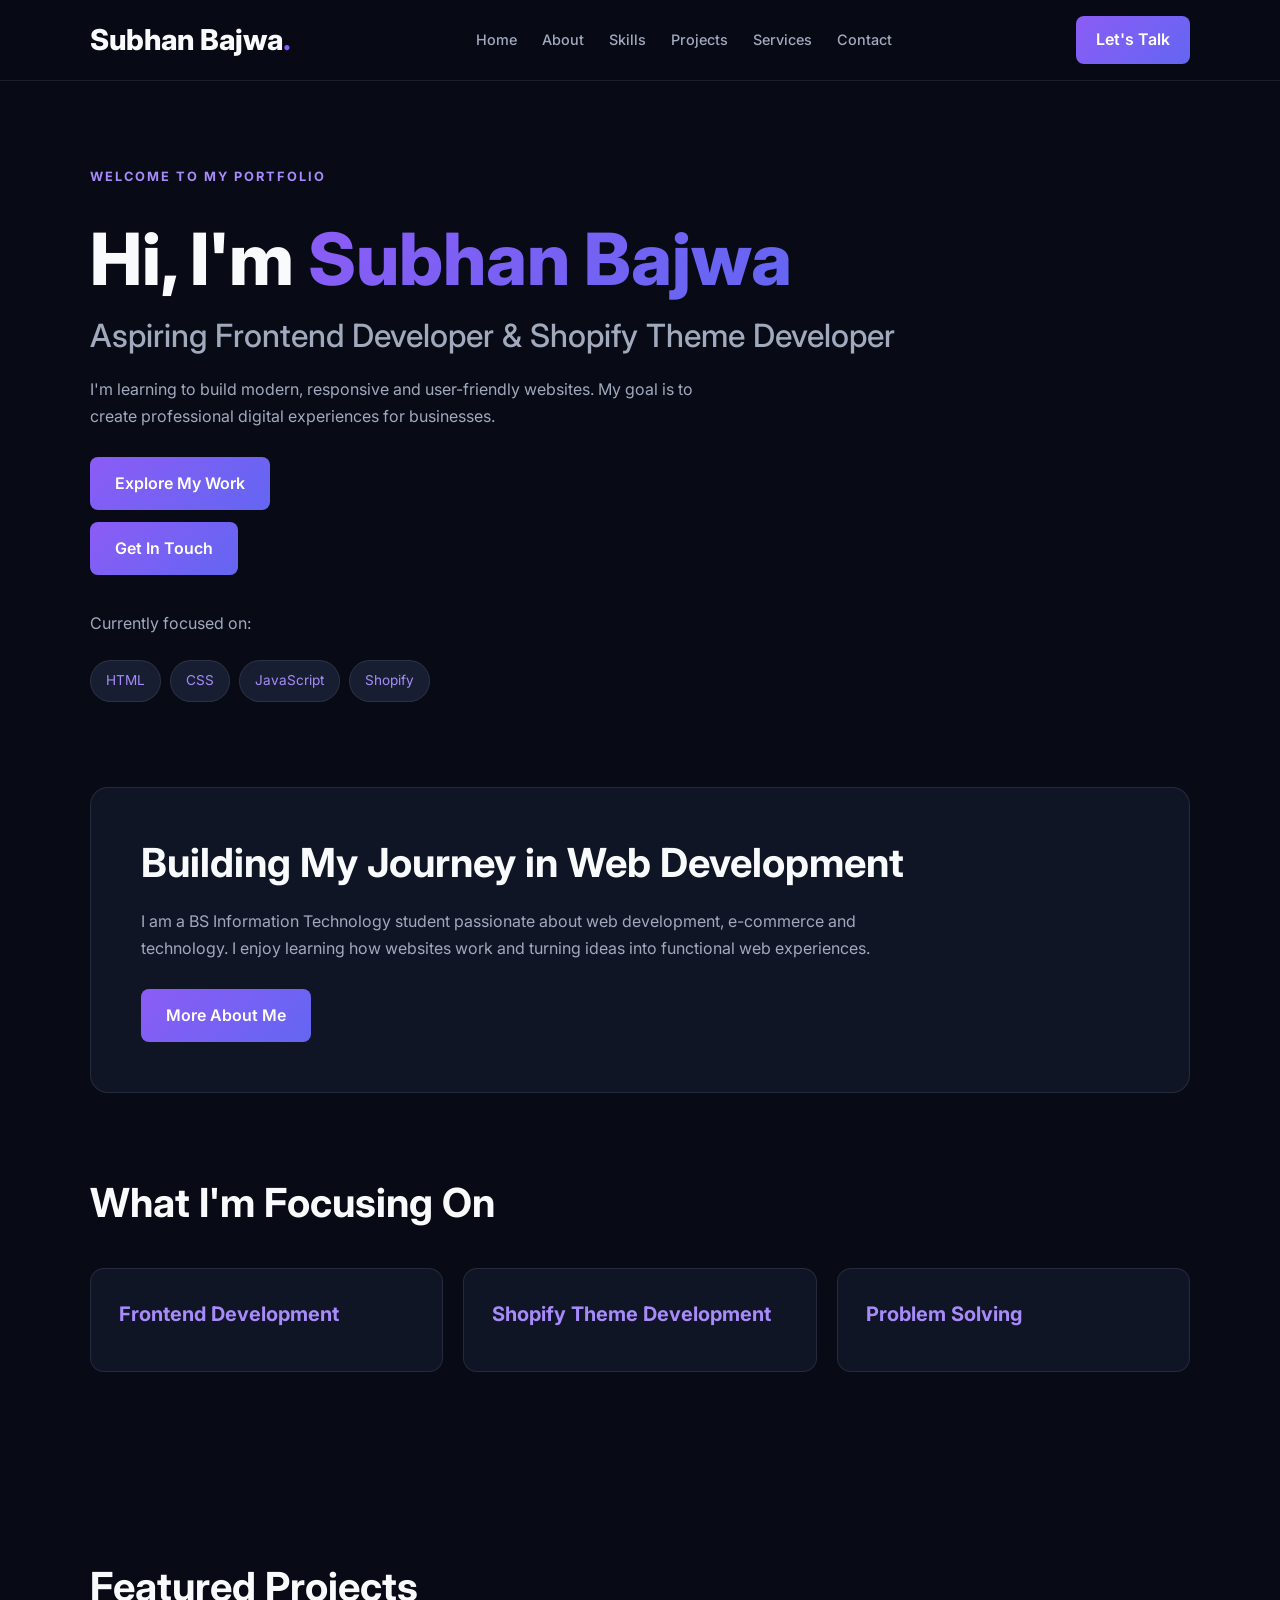
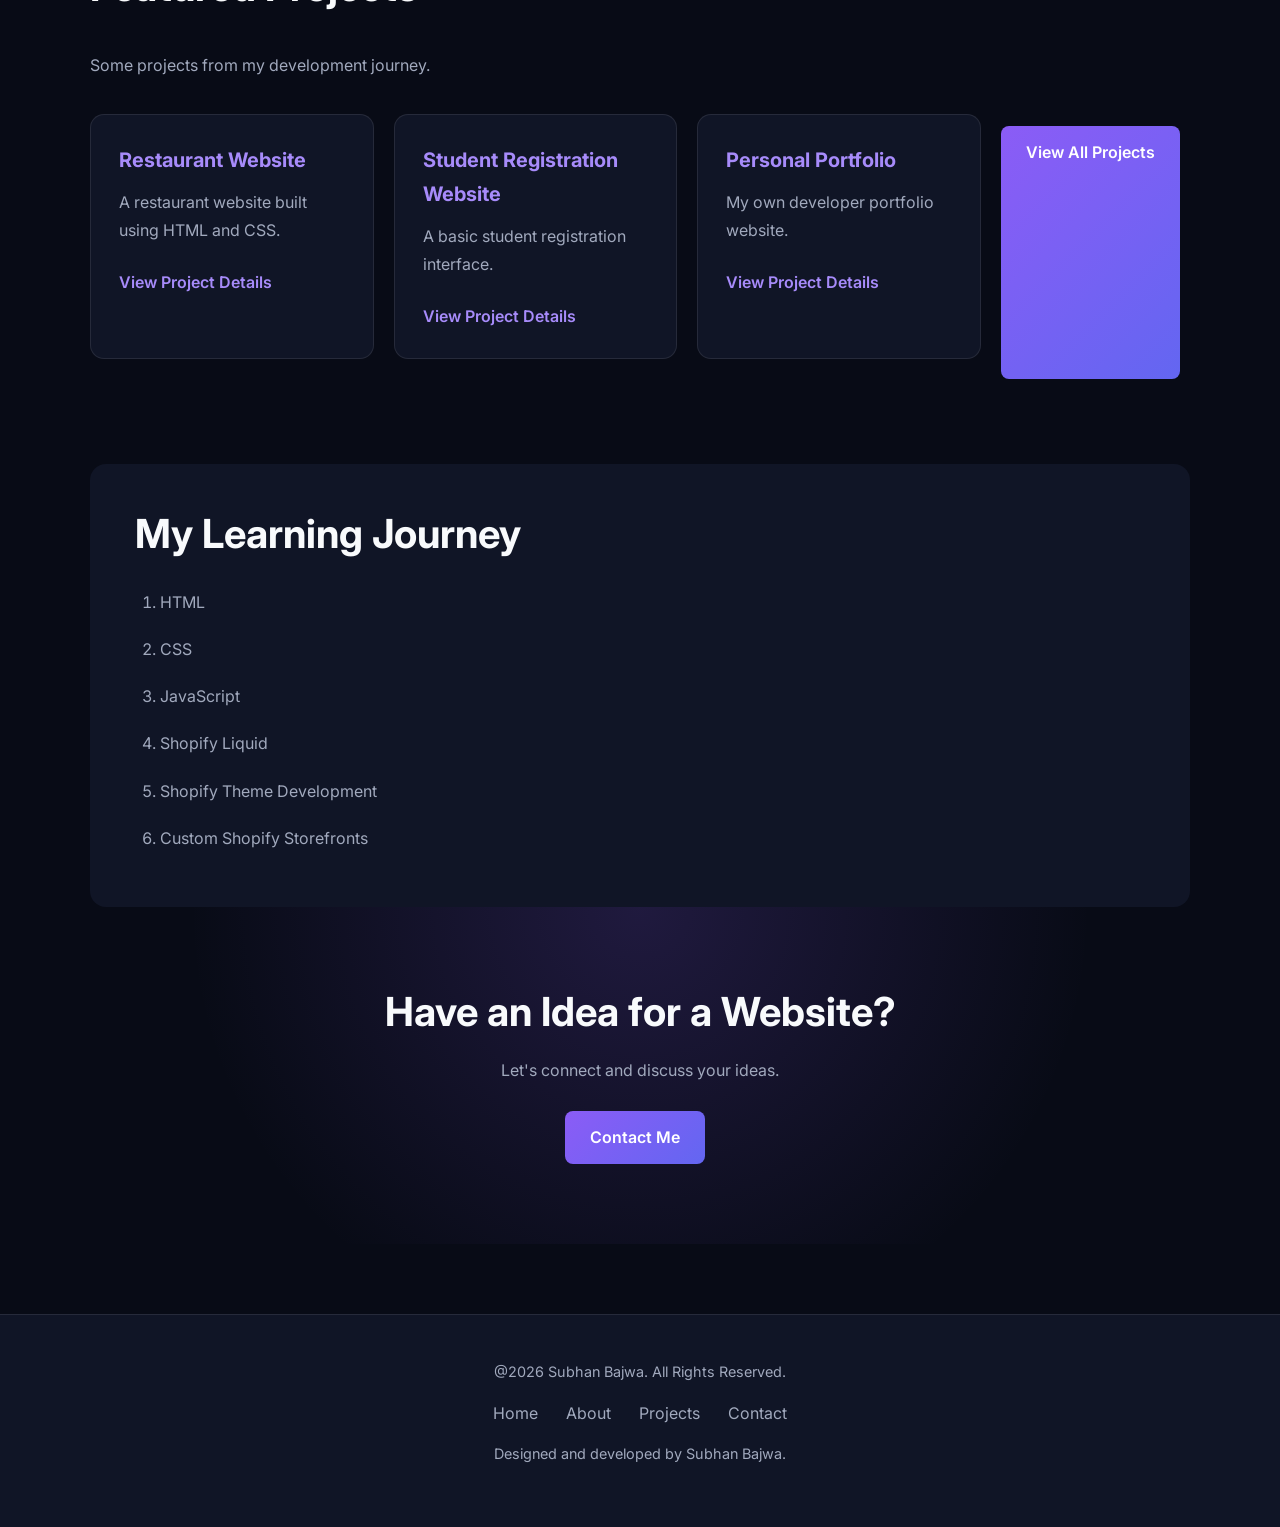
<file: index.html>
<!DOCTYPE html>
<html lang="en">

<head>
    <meta charset="UTF-8">
    <meta name="viewport" content="width=device-width, initial-scale=1.0">
    <meta name="description"
        content="Subhan Bajwa - Aspiring Frontend and Shopify Theme Developer. Explore my skills, projects and development journey.">
    <meta name="author" content="Subhan Bajwa">
    <title>Subhan Bajwa | Developer Portfolio</title>
    <link rel="stylesheet" href="style.css">
</head>

<body>
    <header>
        <nav>
            <a href="index.html" class="logo">Subhan Bajwa<span>.</span></a>

            <ul>
                <li><a href="index.html">Home</a></li>
                <li><a href="about.html">About</a></li>
                <li><a href="skills.html">Skills</a></li>
                <li><a href="projects.html">Projects</a></li>
                <li><a href="services.html">Services</a></li>
                <li><a href="contact.html">Contact</a></li>
            </ul>

            <a href="contact.html" class="nav-button">Let's Talk</a>
        </nav>
    </header>

    <main>
        <section id="hero">
            <p>WELCOME TO MY PORTFOLIO</p>

            <h1>Hi, I'm <span>Subhan Bajwa</span></h1>

            <h2>Aspiring Frontend Developer & Shopify Theme Developer</h2>

            <p>
                I'm learning to build modern, responsive and
                user-friendly websites. My goal is to create
                professional digital experiences for businesses.
            </p>

            <a href="projects.html">Explore My Work</a>
            <a href="contact.html">Get In Touch</a>

            <div>
                <p>Currently focused on:</p>
                <span>HTML</span>
                <span>CSS</span>
                <span>JavaScript</span>
                <span>Shopify</span>
            </div>
        </section>
        <section id="introduction">
            <h2>Building My Journey in Web Development</h2>

            <p>
                I am a BS Information Technology student passionate
                about web development, e-commerce and technology.
                I enjoy learning how websites work and turning ideas
                into functional web experiences.
            </p>

            <a href="about.html">More About Me</a>
        </section>
        <section id="focus">
            <h2>What I'm Focusing On</h2>

            <article>
                <h3>Frontend Development</h3>
            </article>

            <article>
                <h3>Shopify Theme Development</h3>

            </article>

            <article>
                <h3>Problem Solving</h3>

            </article>
        </section>

        <section id="featured-projects">
            <h2>Featured Projects</h2>

            <p>Some projects from my development journey.</p>

            <article>
                <h3>Restaurant Website</h3>
                <p>A restaurant website built using HTML and CSS.</p>
                <a href="projects.html">View Project Details</a>
            </article>

            <article>
                <h3>Student Registration Website</h3>
                <p>A basic student registration interface.</p>
                <a href="projects.html">View Project Details</a>
            </article>

            <article>
                <h3>Personal Portfolio</h3>
                <p>My own developer portfolio website.</p>
                <a href="projects.html">View Project Details</a>
            </article>

            <a href="projects.html">View All Projects</a>
        </section>
        <section id="journey">
            <h2>My Learning Journey</h2>

            <ol>
                <li>HTML </li>
                <li>CSS </li>
                <li>JavaScript </li>
                <li>Shopify Liquid </li>
                <li>Shopify Theme Development </li>
                <li>Custom Shopify Storefronts </li>
            </ol>
        </section>

        <section id="cta">
            <h2>Have an Idea for a Website?</h2>
            <p>Let's connect and discuss your ideas.</p>
            <a href="contact.html">Contact Me</a>
        </section>

    </main>
    <footer>
        <p> @2026 Subhan Bajwa. All Rights Reserved.</p>

        <div>
            <a href="index.html">Home</a>
            <a href="about.html">About</a>
            <a href="projects.html">Projects</a>
            <a href="contact.html">Contact</a>
        </div>

        <p>Designed and developed by Subhan Bajwa.</p>
    </footer>

</body>

</html>
</file>
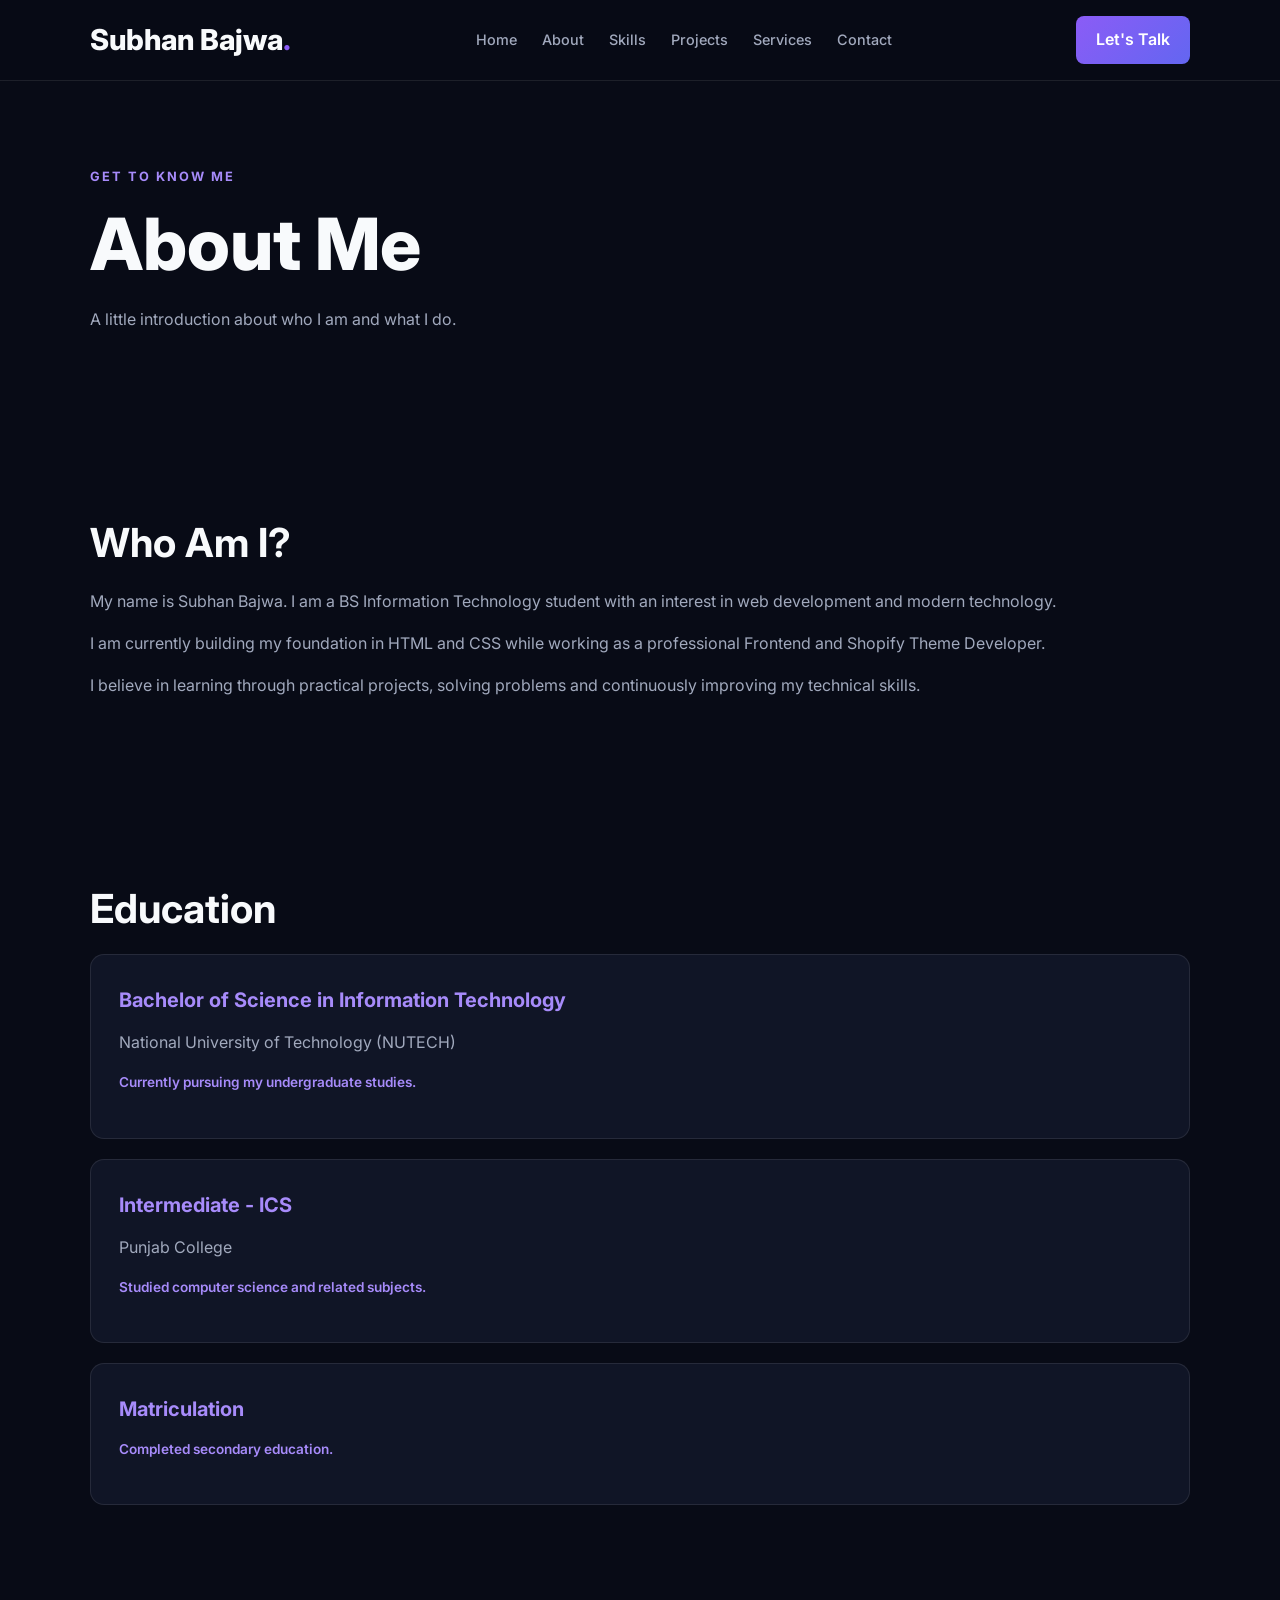
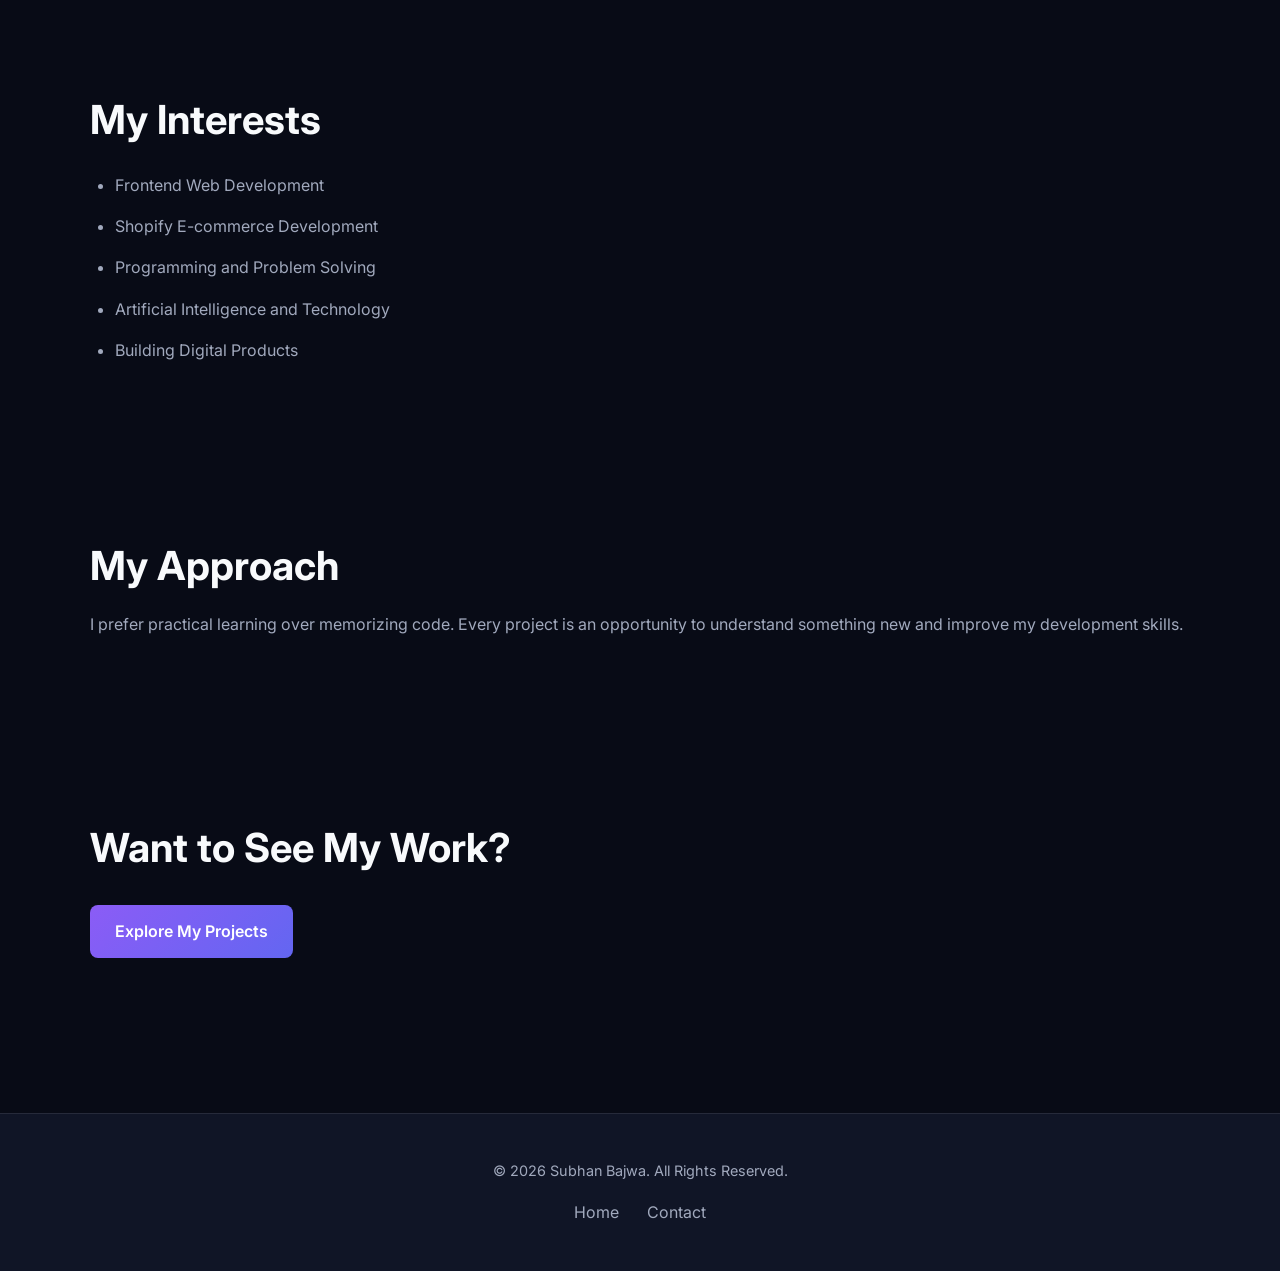
<file: about.html>
<!DOCTYPE html>
<html lang="en">

<head>
    <meta charset="UTF-8">
    <meta name="viewport" content="width=device-width, initial-scale=1.0">
    <meta name="description" content="Learn more about Subhan Ansar, his education, interests and web development journey.">
    <title>About Me | Subhan Bajwa</title>
    <link rel="stylesheet" href="style.css">
</head>

<body>

    <header>
        <nav>
            <a href="index.html" class="logo">Subhan Bajwa<span>.</span></a>
            <ul>
                <li><a href="index.html">Home</a></li>
                <li><a href="about.html">About</a></li>
                <li><a href="skills.html">Skills</a></li>
                <li><a href="projects.html">Projects</a></li>
                <li><a href="services.html">Services</a></li>
                <li><a href="contact.html">Contact</a></li>
            </ul>
            <a href="contact.html">Let's Talk</a>
        </nav>
    </header>

    <main>

        <section>
            <p>GET TO KNOW ME</p>
            <h1>About Me</h1>
            <p>A little introduction about who I am and what I do.</p>
        </section>
        <section>
            <h2>Who Am I?</h2>

            <p>
                My name is Subhan Bajwa. I am a BS Information
                Technology student with an interest in web
                development and modern technology.
            </p>

            <p>
                I am currently building my foundation in HTML
                and CSS while working  as a professional Frontend and Shopify Theme Developer.
            </p>

            <p>
                I believe in learning through practical projects,
                solving problems and continuously improving
                my technical skills.
            </p>
        </section>

        <section>
            <h2>Education</h2>

            <article>
                <h3>Bachelor of Science in Information Technology</h3>
                <p>National University of Technology (NUTECH)</p>
                <p>Currently pursuing my undergraduate studies.</p>
            </article>

            <article>
                <h3>Intermediate - ICS</h3>
                <p>Punjab College</p>
                <p>Studied computer science and related subjects.</p>
            </article>

            <article>
                <h3>Matriculation</h3>
                <p>Completed secondary education.</p>
            </article>
        </section>

        <section>
            <h2>My Interests</h2>

            <ul>
                <li>Frontend Web Development</li>
                <li>Shopify E-commerce Development</li>
                <li>Programming and Problem Solving</li>
                <li>Artificial Intelligence and Technology</li>
                <li>Building Digital Products</li>
            </ul>
        </section>
        <section>
            <h2>My Approach</h2>

            <p>
                I prefer practical learning over memorizing code.
                Every project is an opportunity to understand
                something new and improve my development skills.
            </p>
        </section>

        <section>
            <h2>Want to See My Work?</h2>
            <a href="projects.html">Explore My Projects</a>
        </section>

    </main>

    <footer>
        <p>© 2026 Subhan Bajwa. All Rights Reserved.</p>
        <a href="index.html">Home</a>
        <a href="contact.html">Contact</a>
    </footer>

</body>
</html>
</file>
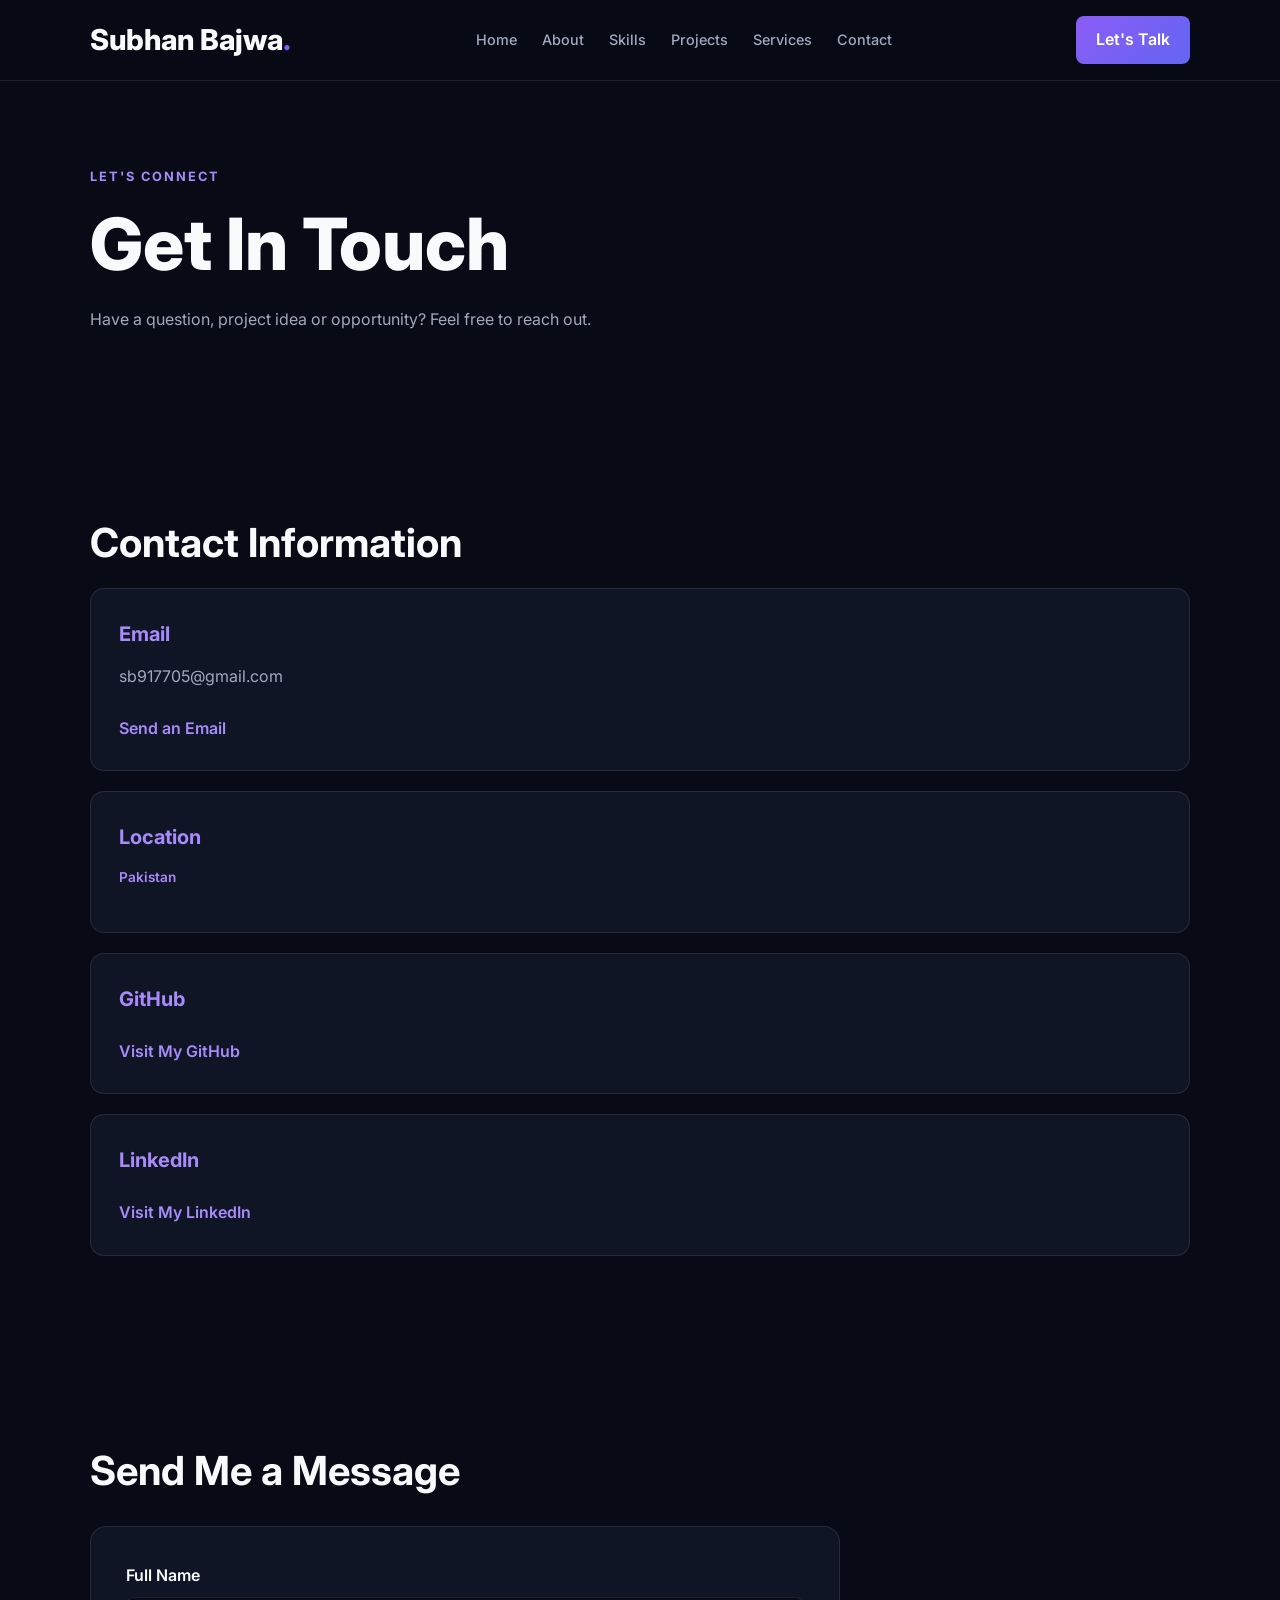
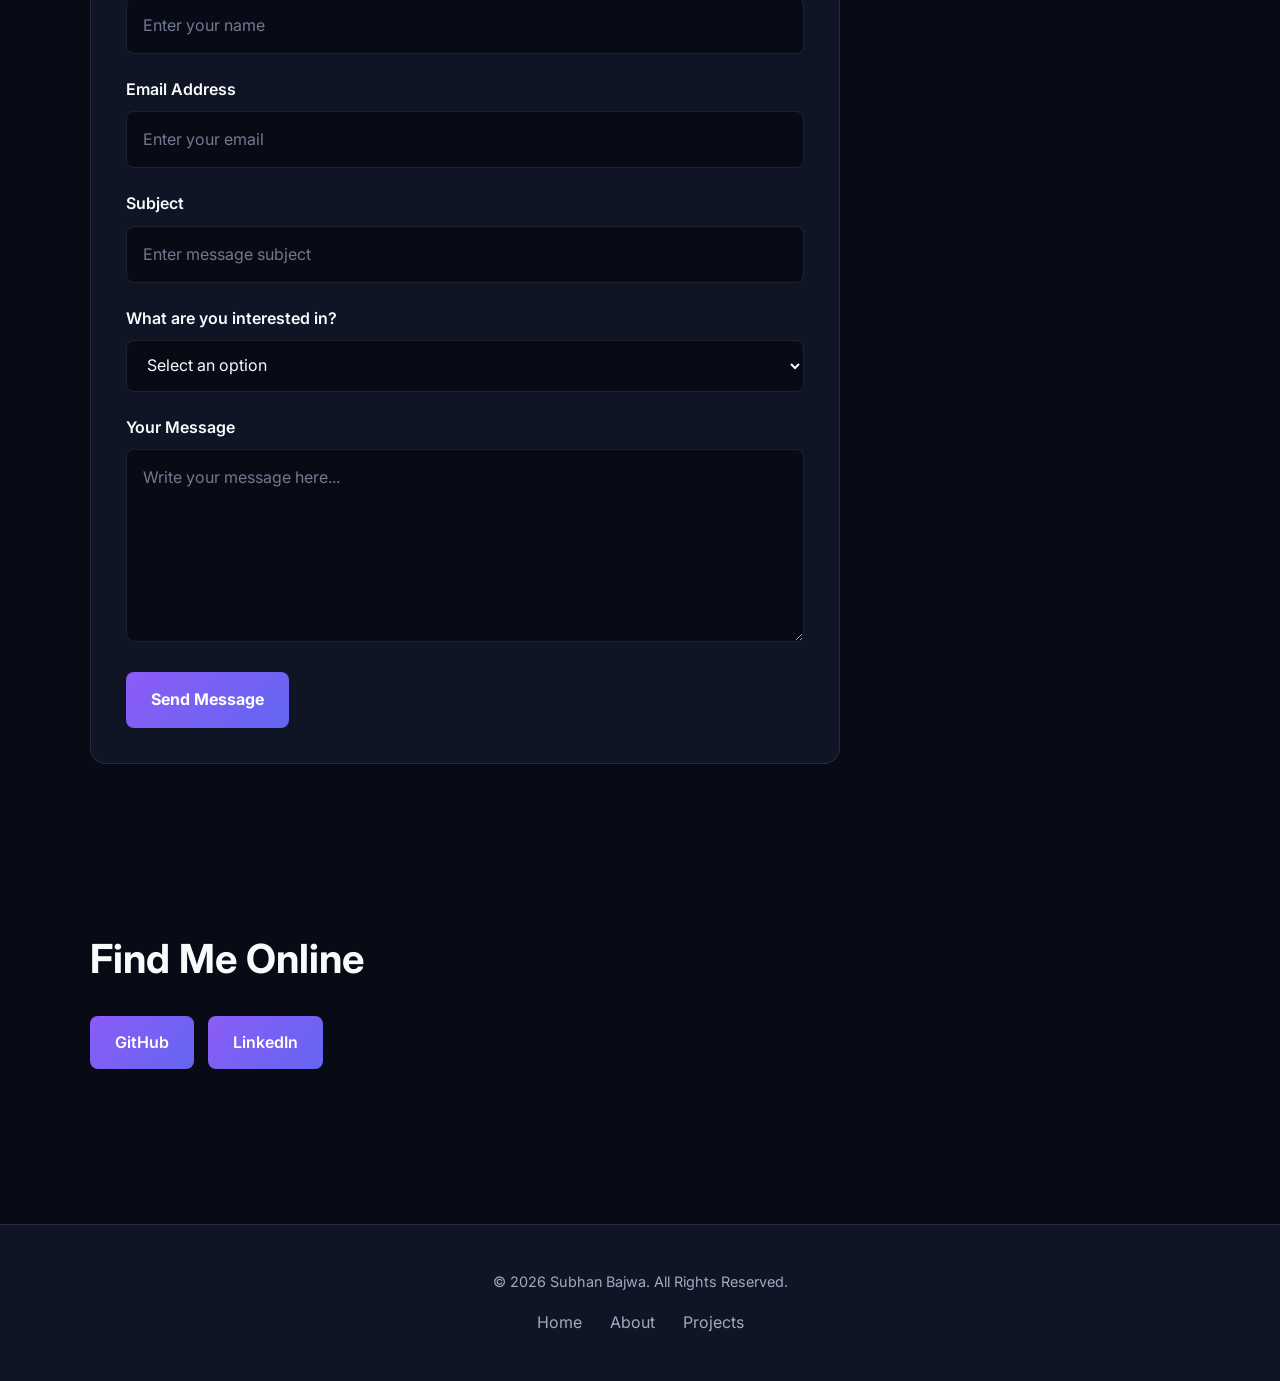
<file: contact.html>
<!DOCTYPE html>
<html lang="en">

<head>
    <meta charset="UTF-8">
    <meta name="viewport" content="width=device-width, initial-scale=1.0">
    <meta name="description" content="Contact Subhan Ansar for web development discussions and collaboration.">
    <title>Contact | Subhan Bajwa</title>
    <link rel="stylesheet" href="style.css">
</head>

<body>

    <header>
        <nav>
            <a href="index.html" class="logo">Subhan Bajwa<span>.</span></a>
            <ul>
                <li><a href="index.html">Home</a></li>
                <li><a href="about.html">About</a></li>
                <li><a href="skills.html">Skills</a></li>
                <li><a href="projects.html">Projects</a></li>
                <li><a href="services.html">Services</a></li>
                <li><a href="contact.html">Contact</a></li>
            </ul>
            <a href="contact.html">Let's Talk</a>
        </nav>
    </header>

    <main>
        <section>
            <p>LET'S CONNECT</p>
            <h1>Get In Touch</h1>

            <p>
                Have a question, project idea or opportunity?
                Feel free to reach out.
            </p>
        </section>
        <section>
            <h2>Contact Information</h2>

            <article>
                <h3>Email</h3>
                <p>sb917705@gmail.com</p>
                <a href="mailto:sb917705@gmail.com">
                    Send an Email
                </a>
            </article>

            <article>
                <h3>Location</h3>
                <p>Pakistan</p>
            </article>

            <article>
                <h3>GitHub</h3>
                <a href="https://github.com/subhan1122333" target="_blank" rel="noopener noreferrer">
                    Visit My GitHub
                </a>
            </article>

            <article>
                <h3>LinkedIn</h3>
                <a href="https://www.linkedin.com/in/subhan-bajwa-1aa456360/" target="_blank" rel="noopener noreferrer">
                    Visit My LinkedIn
                </a>
            </article>
        </section>

        <section>
            <h2>Send Me a Message</h2>

            <form action="https://formspree.io/f/xvkabrnb" method="post">

                <div>
                    <label for="name">Full Name</label>
                    <input type="text" id="name" name="name" placeholder="Enter your name" required>
                </div>

                <div>
                    <label for="email">Email Address</label>
                    <input type="email" id="email" name="email" placeholder="Enter your email" required>
                </div>

                <div>
                    <label for="subject">Subject</label>
                    <input type="text" id="subject" name="subject" placeholder="Enter message subject" required>
                </div>

                <div>
                    <label for="service">What are you interested in?</label>

                    <select id="service" name="service">
                        <option value="">Select an option</option>
                        <option value="website">Website Development</option>
                        <option value="frontend">Frontend Development</option>
                        <option value="shopify">Shopify Development</option>
                        <option value="other">Other</option>
                    </select>
                </div>

                <div>
                    <label for="message">Your Message</label>

                    <textarea id="message" name="message" rows="6" placeholder="Write your message here..."
                        required></textarea>
                </div>

                <button type="submit">Send Message</button>

            </form>

            
        </section>
        <section>
            <h2>Find Me Online</h2>

            <a href="https://github.com/subhan1122333" target="_blank" rel="noopener noreferrer">GitHub</a>

            <a href="https://www.linkedin.com/in/subhan-bajwa-1aa456360/" target="_blank"
                rel="noopener noreferrer">LinkedIn</a>

        </section>

    </main>

    <footer>
        <p>© 2026 Subhan Bajwa. All Rights Reserved.</p>
        <a href="index.html">Home</a>
        <a href="about.html">About</a>
        <a href="projects.html">Projects</a>
    </footer>

</body>

</html>
</file>
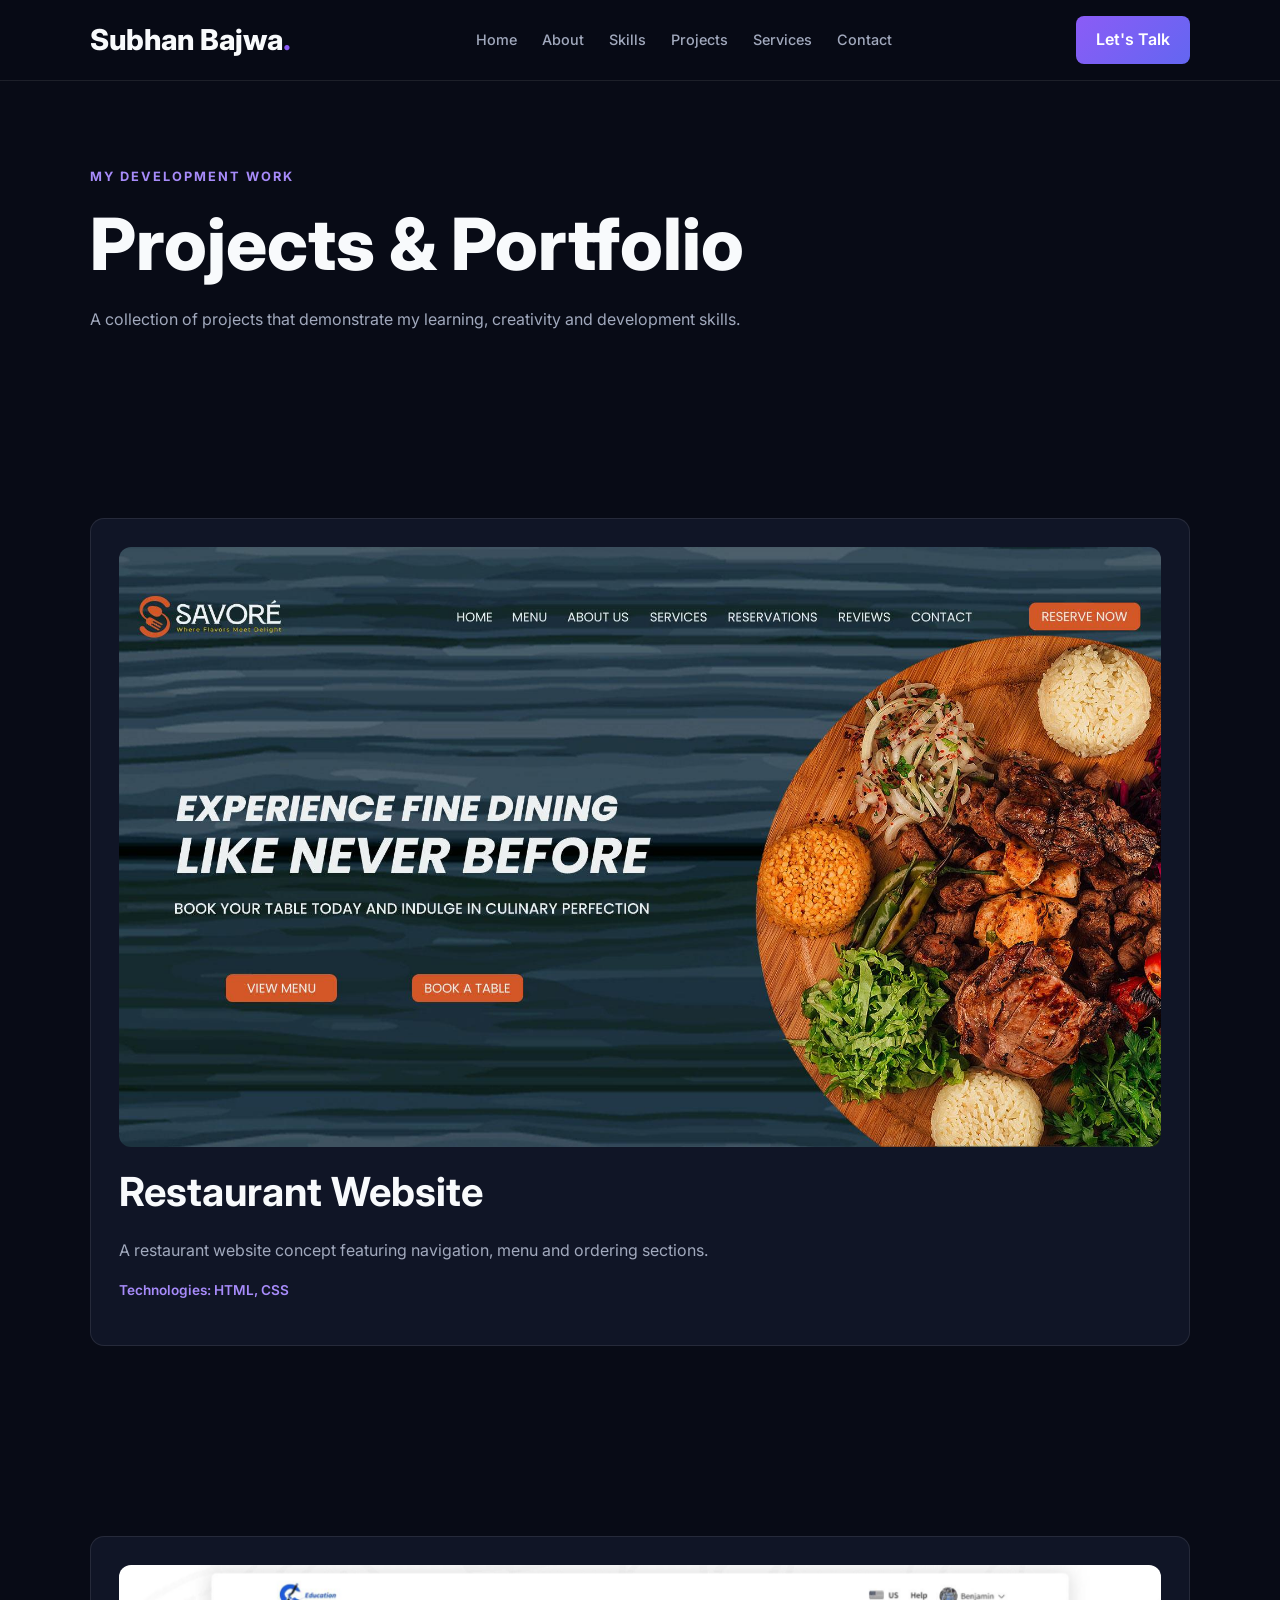
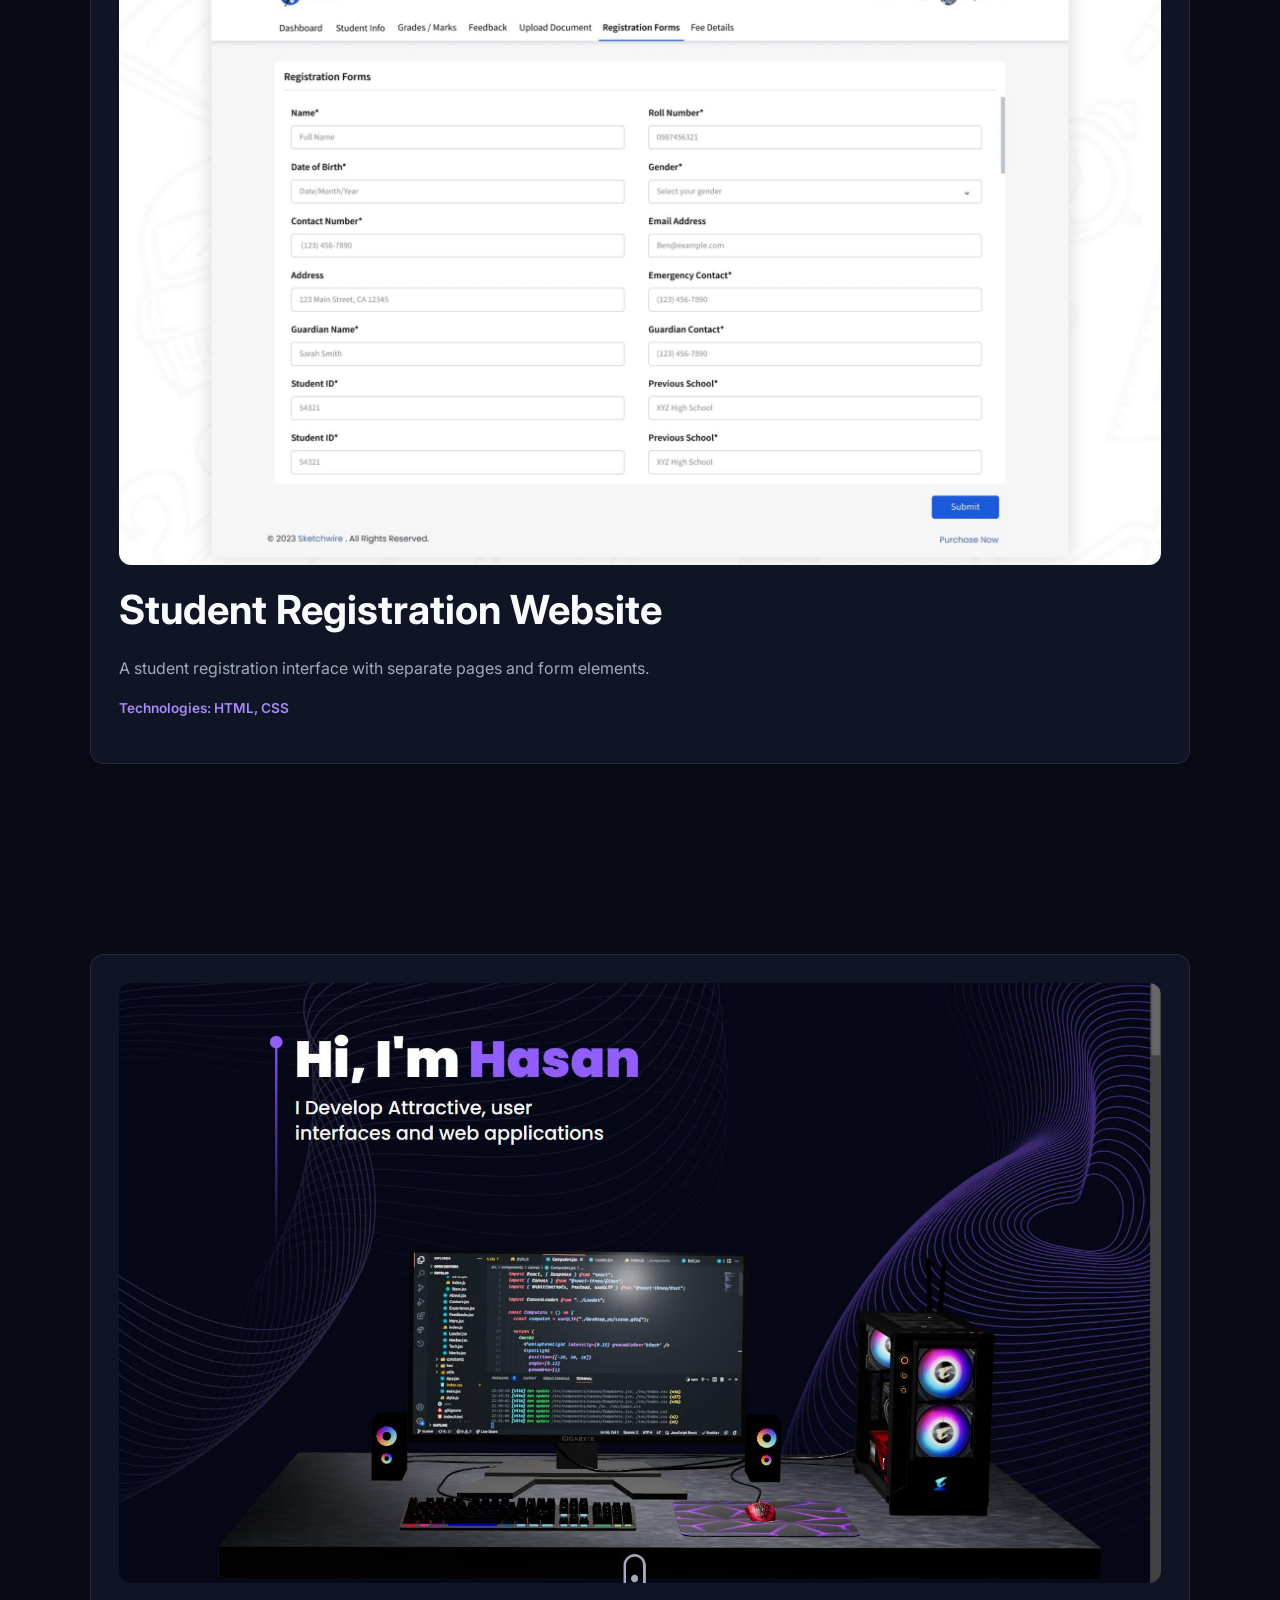
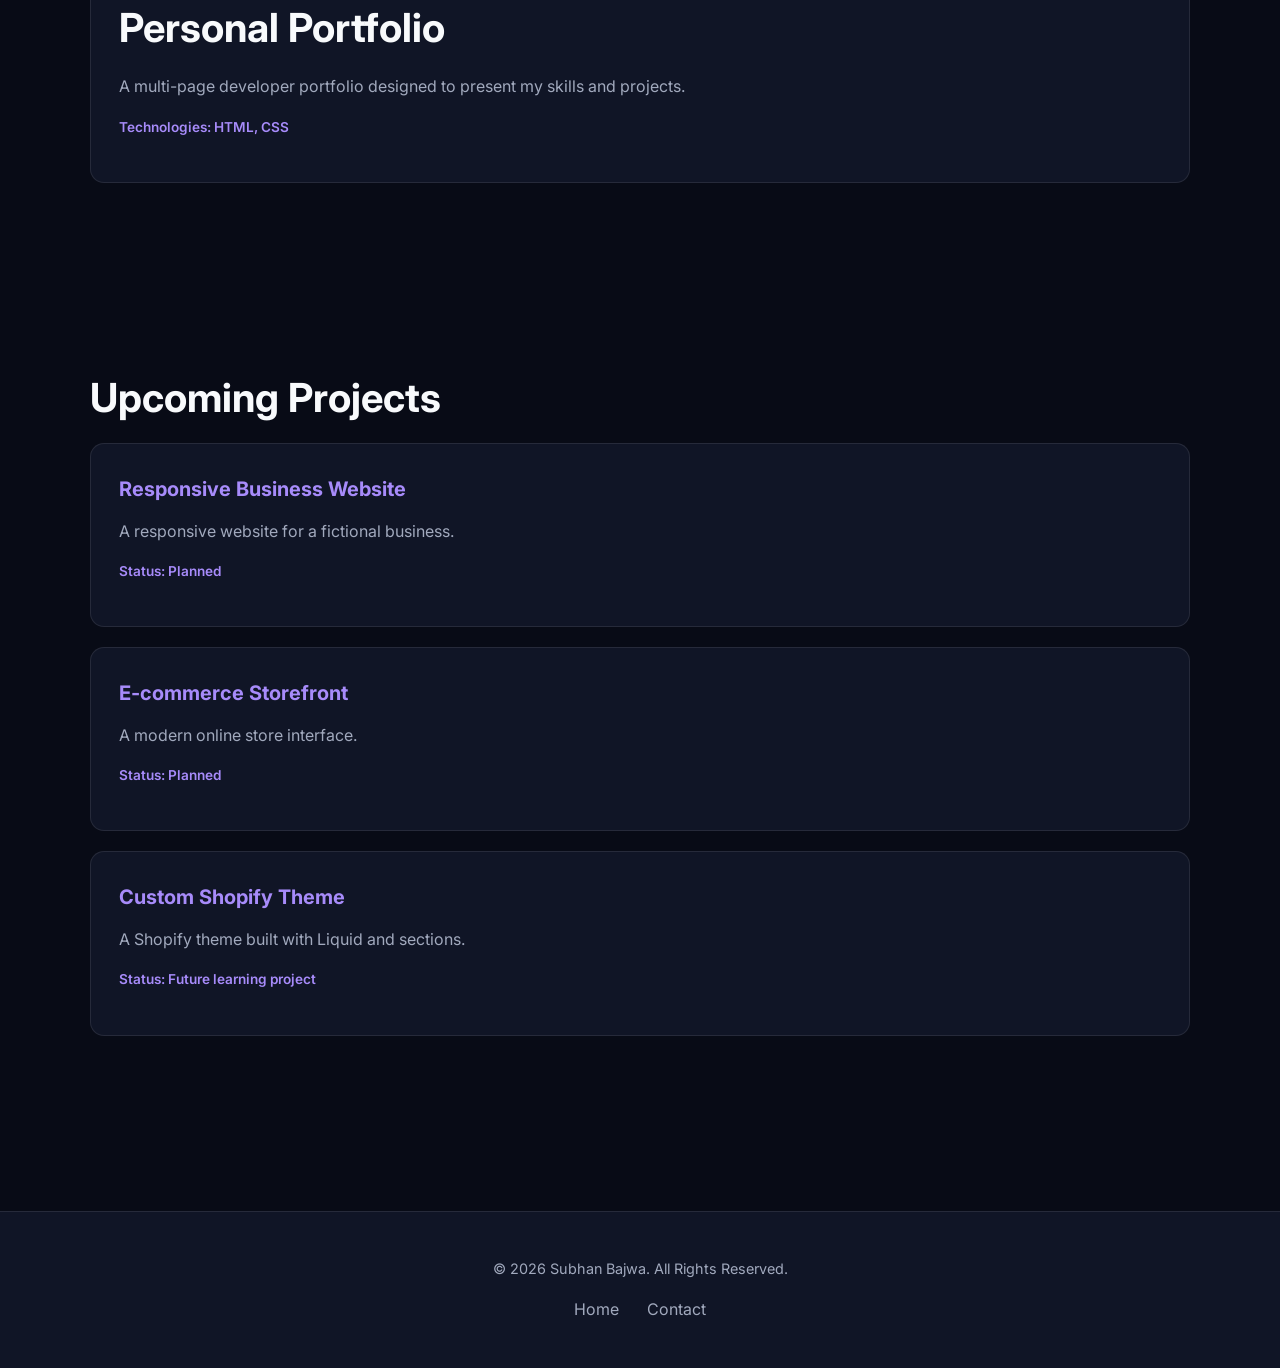
<file: projects.html>
<!DOCTYPE html>
<html lang="en">

<head>
    <meta charset="UTF-8">
    <meta name="viewport" content="width=device-width, initial-scale=1.0">
    <meta name="description" content="Explore web development projects by Subhan Ansar.">
    <title>Projects | Subhan Bajwa</title>
    <link rel="stylesheet" href="style.css">
</head>

<body>

    <header>
        <nav>
            <a href="index.html" class="logo">Subhan Bajwa<span>.</span></a>
            <ul>
                <li><a href="index.html">Home</a></li>
                <li><a href="about.html">About</a></li>
                <li><a href="skills.html">Skills</a></li>
                <li><a href="projects.html">Projects</a></li>
                <li><a href="services.html">Services</a></li>
                <li><a href="contact.html">Contact</a></li>
            </ul>
            <a href="contact.html">Let's Talk</a>
        </nav>
    </header>

    <main>

        <section>
            <p>MY DEVELOPMENT WORK</p>
            <h1>Projects & Portfolio</h1>

            <p>
                A collection of projects that demonstrate
                my learning, creativity and development skills.
            </p>
        </section>

        <!-- PROJECT 1 -->
        <section>
            <article>
                <img src="restaurant-project.jpg" alt="Restaurant website project screenshot" width="500">

                <h2>Restaurant Website</h2>

                <p>
                    A restaurant website concept featuring
                    navigation, menu and ordering sections.
                </p>

                <p>Technologies: HTML, CSS</p>
            </article>
        </section>
        <section>
            <article>
                <img src="registration-project.jpg" alt="Student registration website screenshot" width="500">

                <h2>Student Registration Website</h2>

                <p>
                    A student registration interface with
                    separate pages and form elements.
                </p>

                <p>Technologies: HTML, CSS</p>
            </article>
        </section>
        <section>
            <article>
                <img src="portfolio-project.jpg" alt="Personal portfolio website screenshot" width="500">

                <h2>Personal Portfolio</h2>

                <p>
                    A multi-page developer portfolio designed
                    to present my skills and projects.
                </p>

                <p>Technologies: HTML, CSS</p>
            </article>
        </section>
        <section>
            <h2>Upcoming Projects</h2>

            <article>
                <h3>Responsive Business Website</h3>
                <p>A responsive website for a fictional business.</p>
                <p>Status: Planned</p>
            </article>

            <article>
                <h3>E-commerce Storefront</h3>
                <p>A modern online store interface.</p>
                <p>Status: Planned</p>
            </article>

            <article>
                <h3>Custom Shopify Theme</h3>
                <p>A Shopify theme built with Liquid and sections.</p>
                <p>Status: Future learning project</p>
            </article>
        </section>

    </main>

    <footer>
        <p>© 2026 Subhan Bajwa. All Rights Reserved.</p>
        <a href="index.html">Home</a>
        <a href="contact.html">Contact</a>
    </footer>

</body>

</html>
</file>
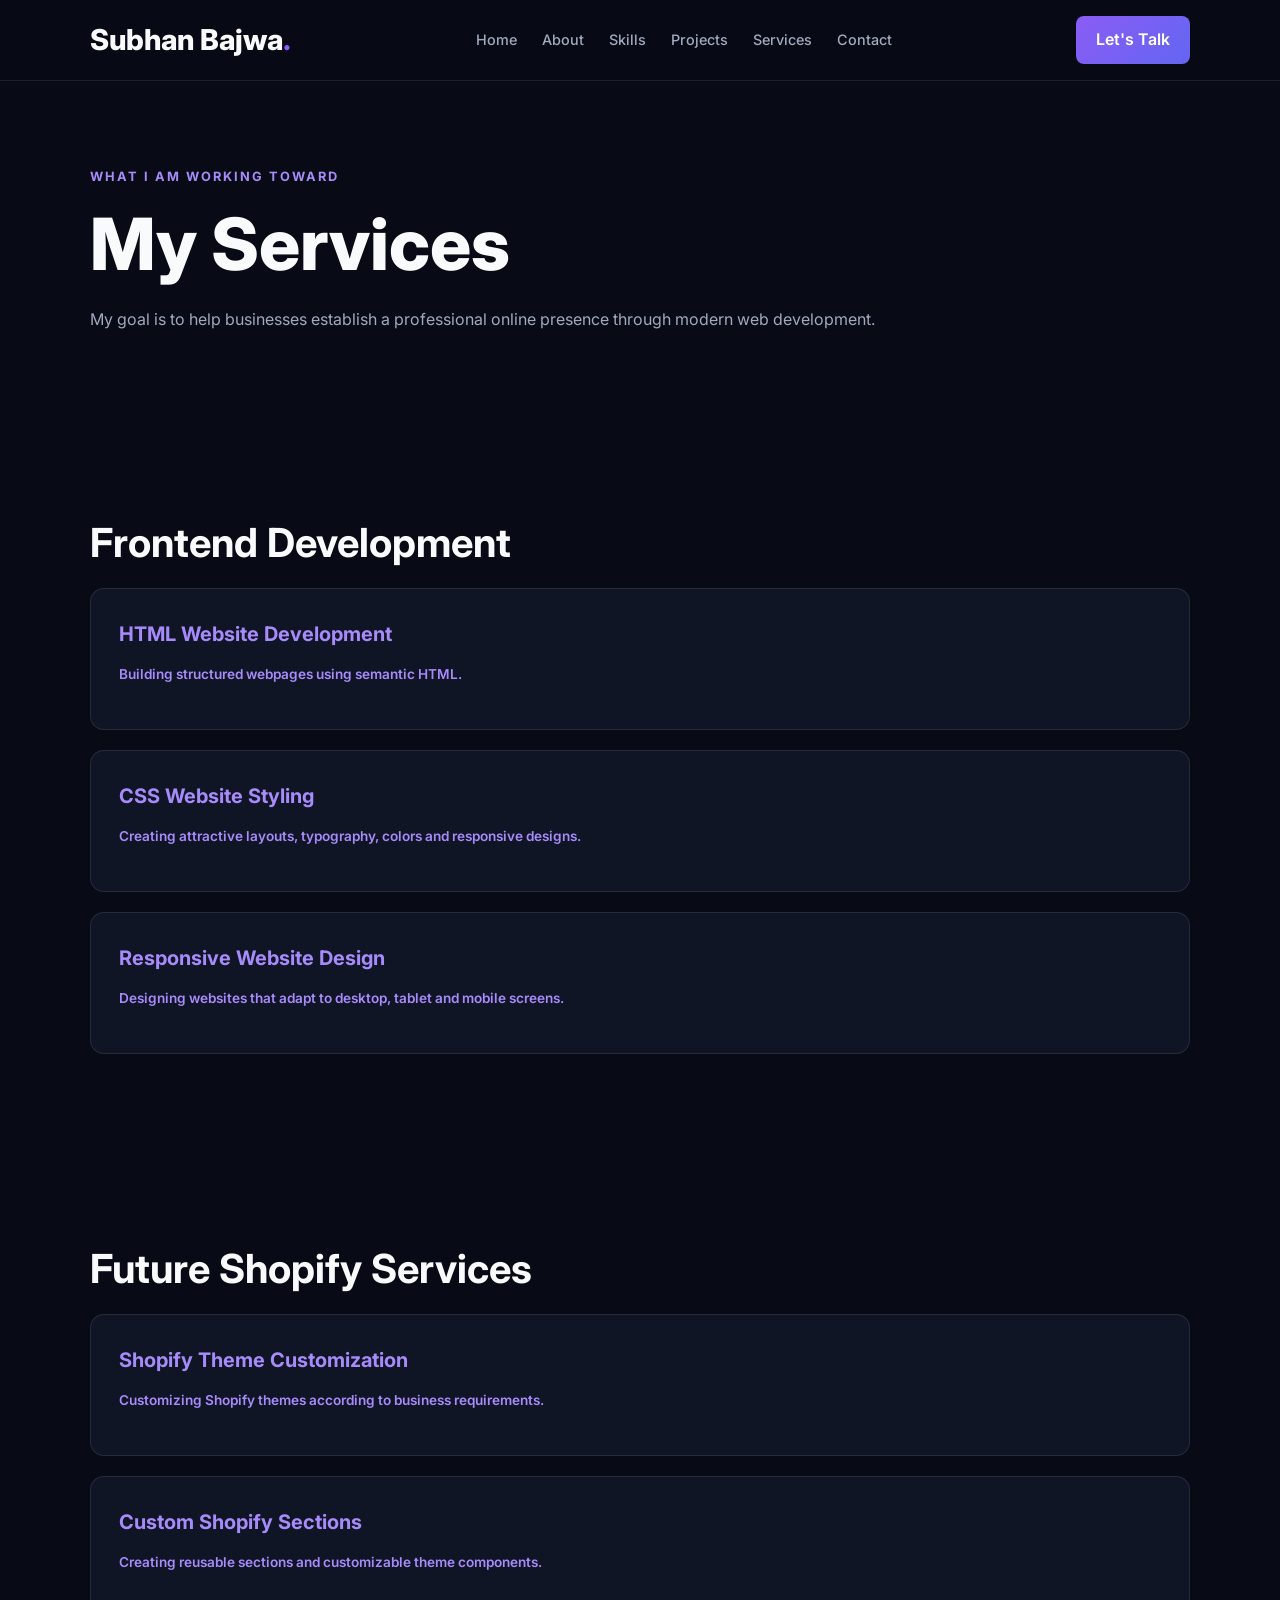
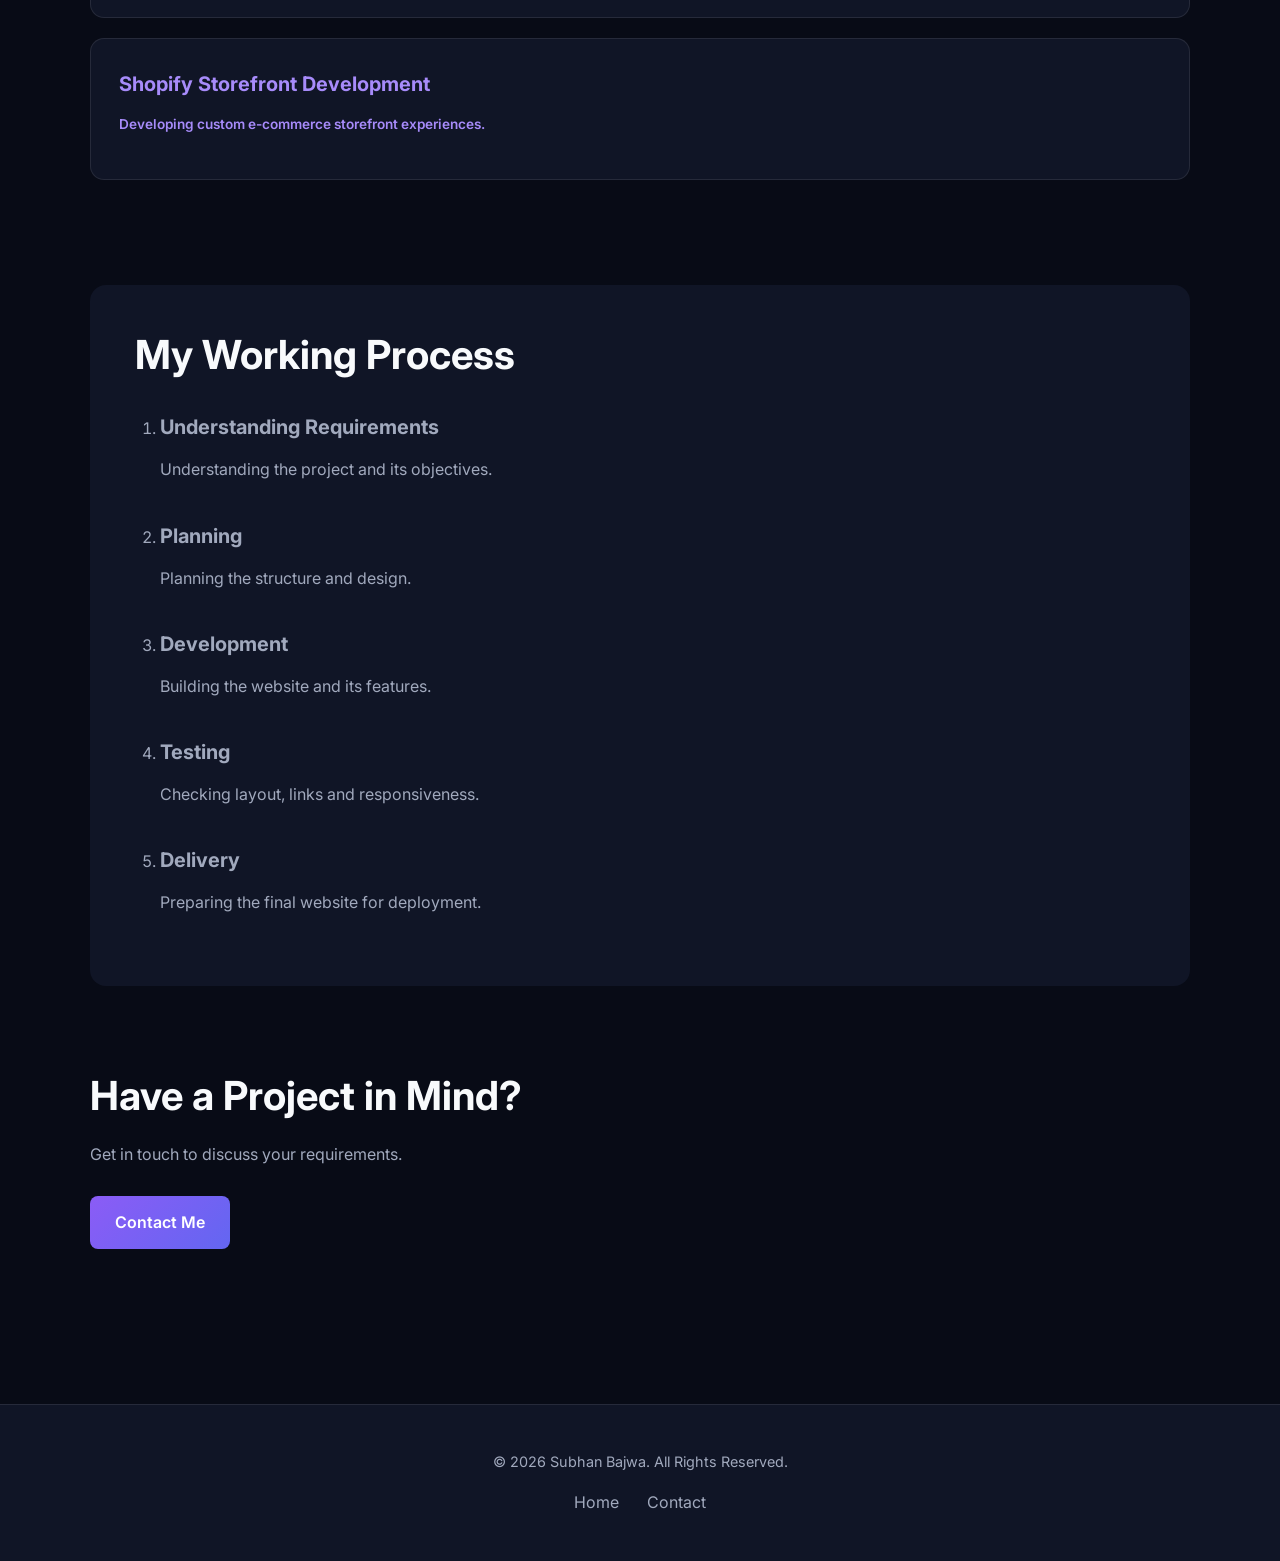
<file: services.html>
<!DOCTYPE html>
<html lang="en">

<head>
    <meta charset="UTF-8">
    <meta name="viewport" content="width=device-width, initial-scale=1.0">
    <meta name="description" content="Web development and future Shopify development services by Subhan Ansar.">
    <title>Services | Subhan Bajwa</title>
    <link rel="stylesheet" href="style.css">
</head>

<body>

    <header>
        <nav>
            <a href="index.html" class="logo">Subhan Bajwa<span>.</span></a>
            <ul>
                <li><a href="index.html">Home</a></li>
                <li><a href="about.html">About</a></li>
                <li><a href="skills.html">Skills</a></li>
                <li><a href="projects.html">Projects</a></li>
                <li><a href="services.html">Services</a></li>
                <li><a href="contact.html">Contact</a></li>
            </ul>
            <a href="contact.html">Let's Talk</a>
        </nav>
    </header>

    <main>
        <section>
            <p>WHAT I AM WORKING TOWARD</p>
            <h1>My Services</h1>

            <p>
                My goal is to help businesses establish
                a professional online presence through
                modern web development.
            </p>
        </section>

        <section>
            <h2>Frontend Development</h2>

            <article>
                <h3>HTML Website Development</h3>
                <p>
                    Building structured webpages using
                    semantic HTML.
                </p>
            </article>

            <article>
                <h3>CSS Website Styling</h3>
                <p>
                    Creating attractive layouts, typography,
                    colors and responsive designs.
                </p>
            </article>

            <article>
                <h3>Responsive Website Design</h3>
                <p>
                    Designing websites that adapt to
                    desktop, tablet and mobile screens.
                </p>
            </article>

        </section>


        <section>
            <h2>Future Shopify Services</h2>

            <article>
                <h3>Shopify Theme Customization</h3>
                <p>
                    Customizing Shopify themes according
                    to business requirements.
                </p>

            </article>

            <article>
                <h3>Custom Shopify Sections</h3>
                <p>
                    Creating reusable sections and
                    customizable theme components.
                </p>

            </article>

            <article>
                <h3>Shopify Storefront Development</h3>
                <p>
                    Developing custom e-commerce
                    storefront experiences.
                </p>

            </article>
        </section>


        <section>
            <h2>My Working Process</h2>

            <ol>
                <li>
                    <h3>Understanding Requirements</h3>
                    <p>Understanding the project and its objectives.</p>
                </li>

                <li>
                    <h3>Planning</h3>
                    <p>Planning the structure and design.</p>
                </li>

                <li>
                    <h3>Development</h3>
                    <p>Building the website and its features.</p>
                </li>

                <li>
                    <h3>Testing</h3>
                    <p>Checking layout, links and responsiveness.</p>
                </li>

                <li>
                    <h3>Delivery</h3>
                    <p>Preparing the final website for deployment.</p>
                </li>
            </ol>
        </section>


        <section>
            <h2>Have a Project in Mind?</h2>
            <p>Get in touch to discuss your requirements.</p>
            <a href="contact.html">Contact Me</a>
        </section>

    </main>

    <footer>
        <p>© 2026 Subhan Bajwa. All Rights Reserved.</p>
        <a href="index.html">Home</a>
        <a href="contact.html">Contact</a>
    </footer>

</body>

</html>
</file>
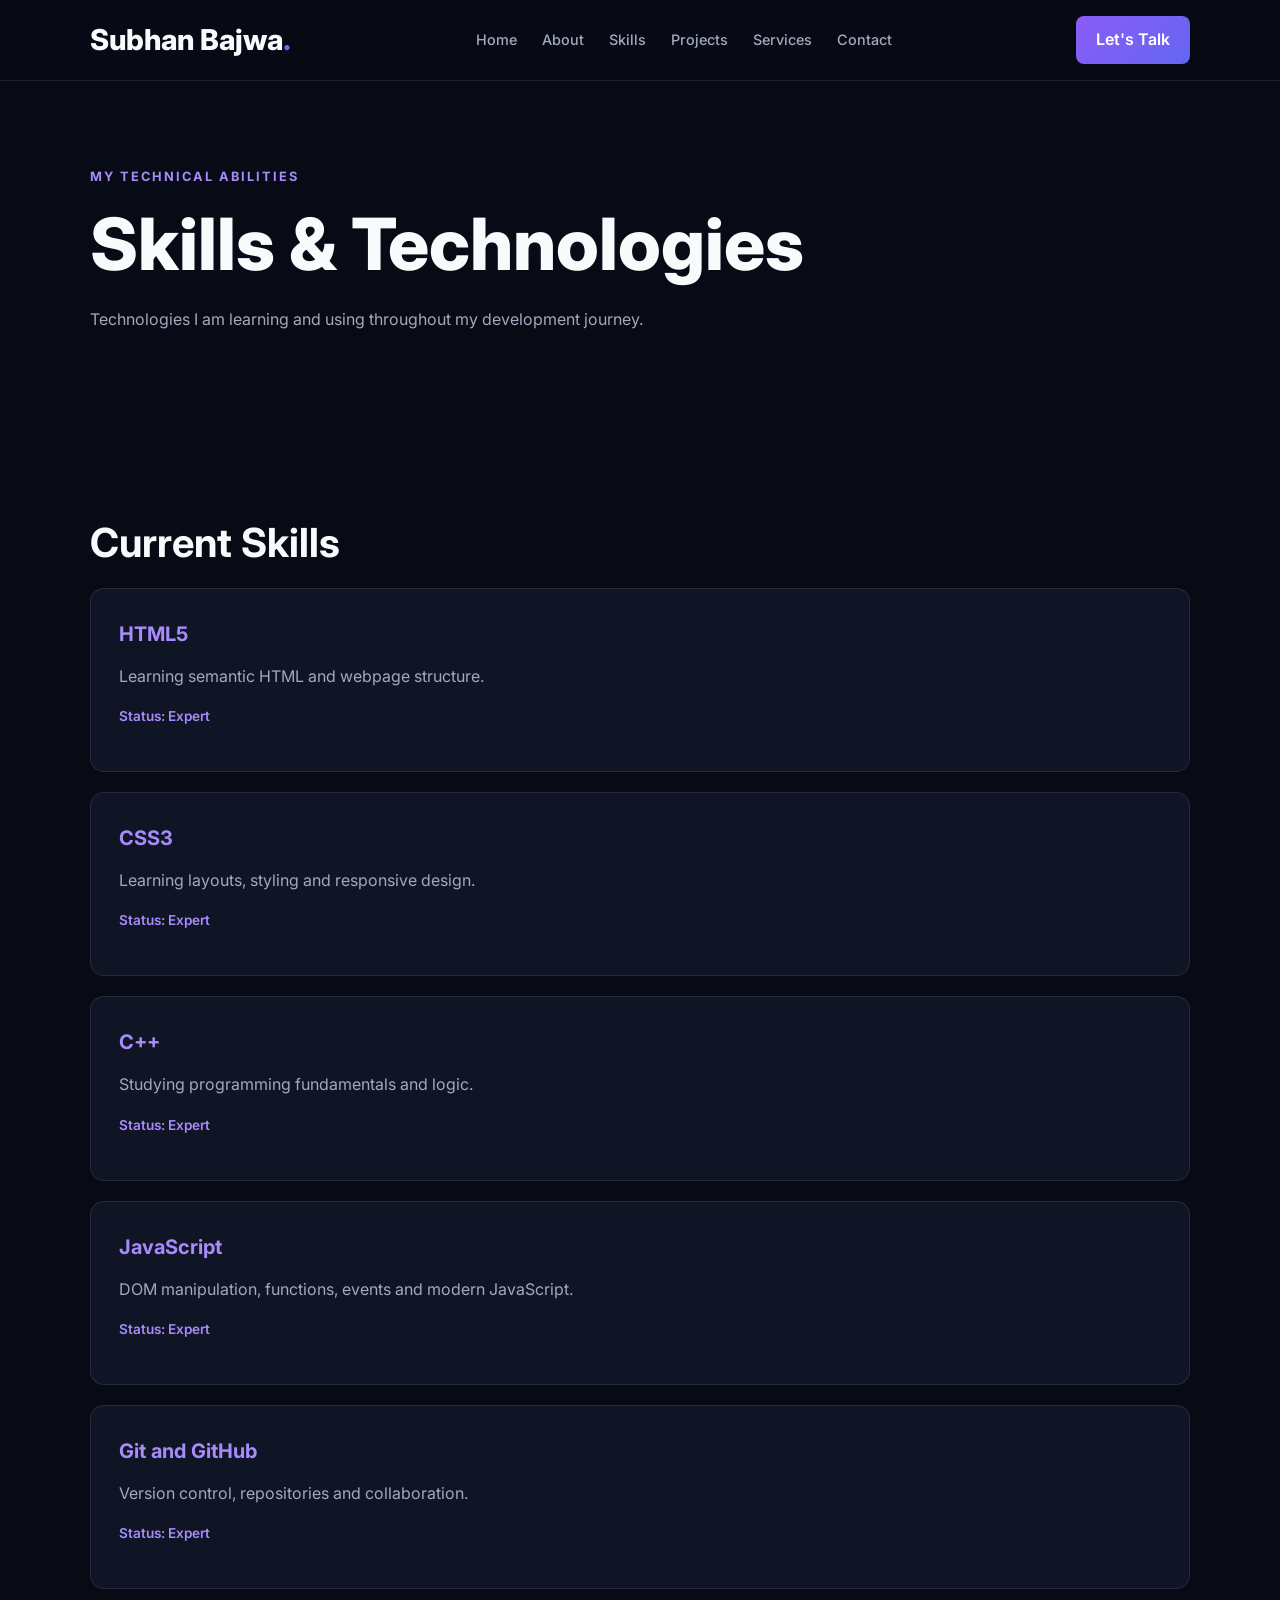
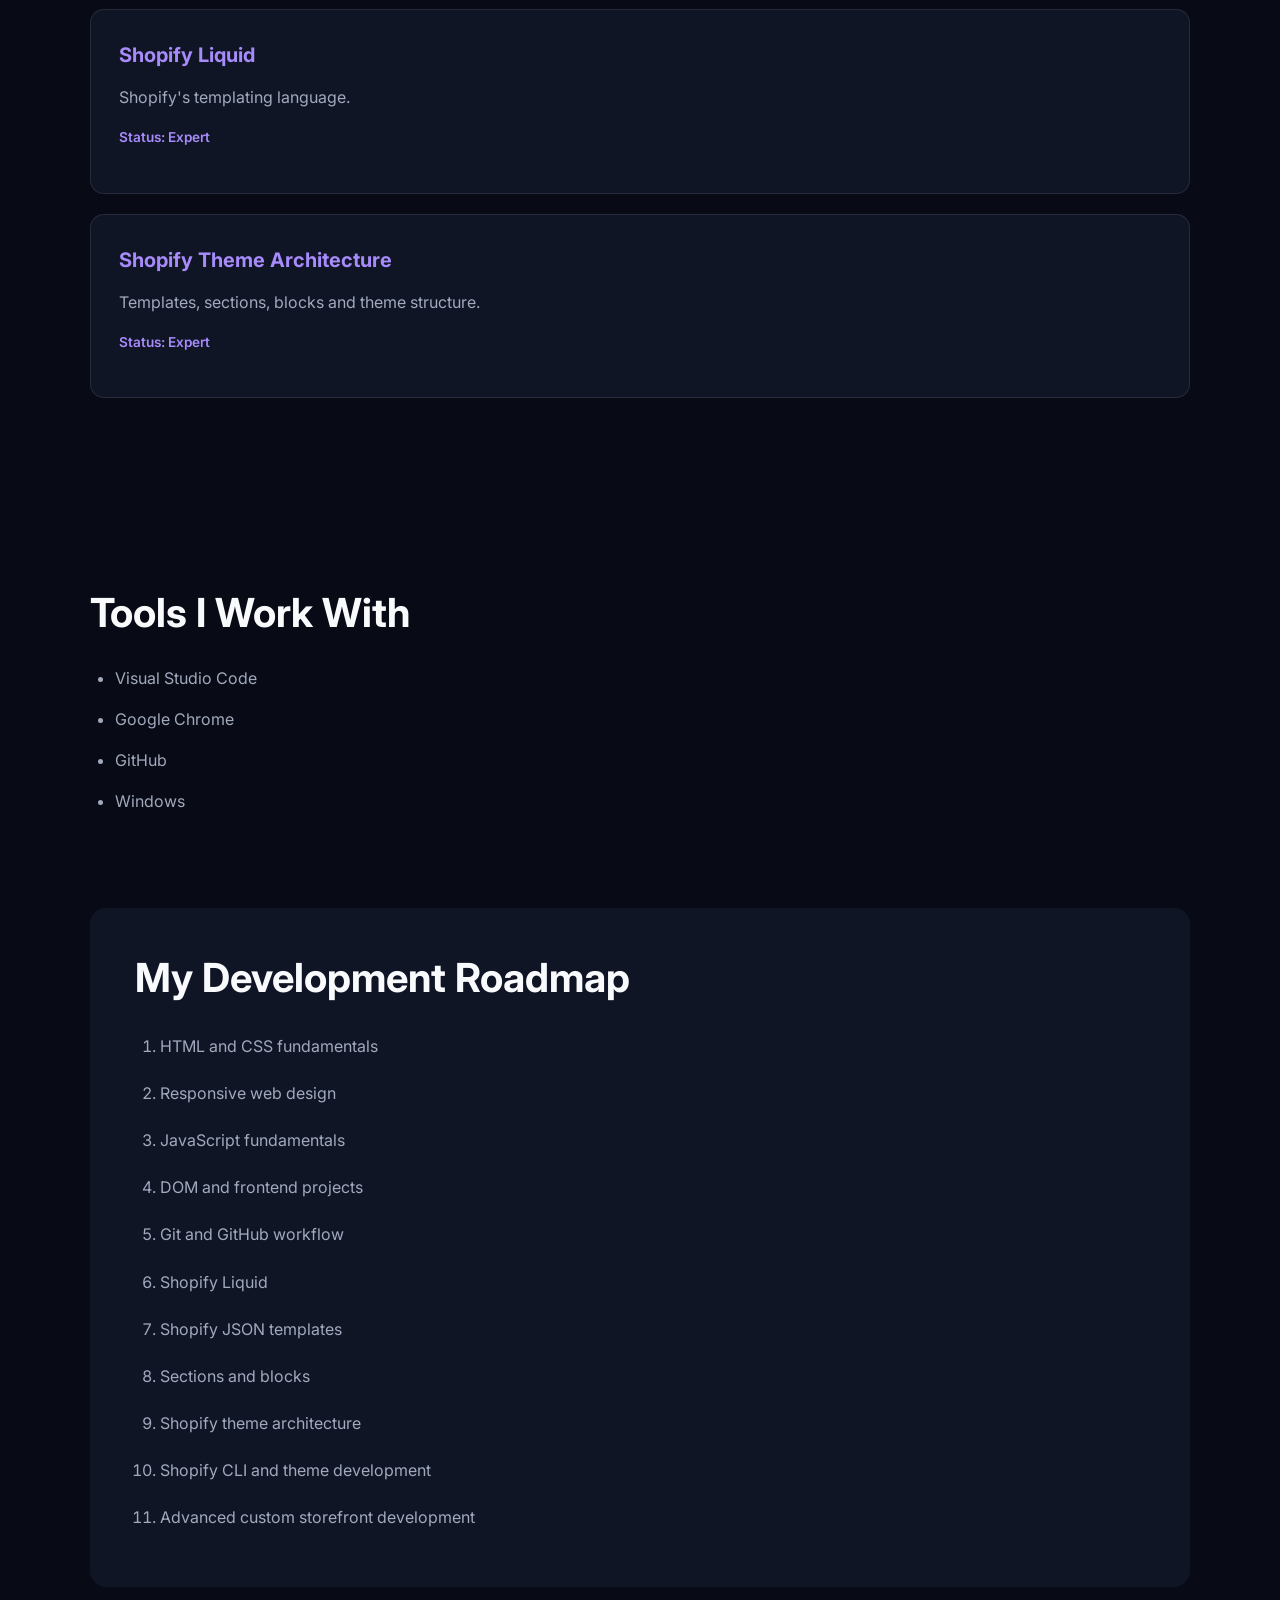
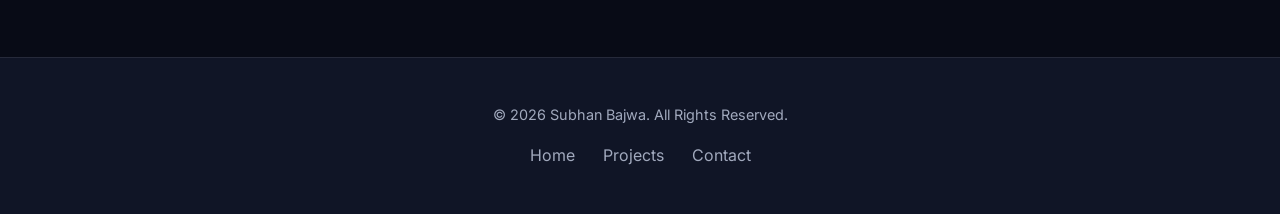
<file: skills.html>
<!DOCTYPE html>
<html lang="en">

<head>
    <meta charset="UTF-8">
    <meta name="viewport" content="width=device-width, initial-scale=1.0">
    <meta name="description" content="Explore Subhan Ansar's web development skills and learning roadmap.">
    <title>Skills | Subhan Bajwa</title>
    <link rel="stylesheet" href="style.css">
</head>

<body>

    <header>
        <nav>
            <a href="index.html" class="logo">Subhan Bajwa<span>.</span></a>
            <ul>
                <li><a href="index.html">Home</a></li>
                <li><a href="about.html">About</a></li>
                <li><a href="skills.html">Skills</a></li>
                <li><a href="projects.html">Projects</a></li>
                <li><a href="services.html">Services</a></li>
                <li><a href="contact.html">Contact</a></li>
            </ul>
            <a href="contact.html">Let's Talk</a>
        </nav>
    </header>

    <main>

        <section>
            <p>MY TECHNICAL ABILITIES</p>
            <h1>Skills & Technologies</h1>
            <p>
                Technologies I am learning and using
                throughout my development journey.
            </p>
        </section>
        <section>
            <h2>Current Skills</h2>

            <article>
                <h3>HTML5</h3>
                <p>Learning semantic HTML and webpage structure.</p>
                <p>Status: Expert</p>
            </article>

            <article>
                <h3>CSS3</h3>
                <p>Learning layouts, styling and responsive design.</p>
                <p>Status: Expert</p>
            </article>

            <article>
                <h3>C++</h3>
                <p>Studying programming fundamentals and logic.</p>
                <p>Status: Expert</p>
            </article>
            <article>
                <h3>JavaScript</h3>
                <p>DOM manipulation, functions, events and modern JavaScript.</p>
                <p>Status: Expert</p>
            </article>

            <article>
                <h3>Git and GitHub</h3>
                <p>Version control, repositories and collaboration.</p>
                <p>Status: Expert</p>
            </article>

            <article>
                <h3>Shopify Liquid</h3>
                <p>Shopify's templating language.</p>
                <p>Status: Expert</p>
            </article>

            <article>
                <h3>Shopify Theme Architecture</h3>
                <p>Templates, sections, blocks and theme structure.</p>
                <p>Status: Expert</p>
            </article>
        </section>
        <section>
            <h2>Tools I Work With</h2>

            <ul>
                <li>Visual Studio Code</li>
                <li>Google Chrome</li>
                <li>GitHub</li>
                <li>Windows</li>
            </ul>
        </section>
        <section>
            <h2>My Development Roadmap</h2>

            <ol>
                <li>HTML and CSS fundamentals</li>
                <li>Responsive web design</li>
                <li>JavaScript fundamentals</li>
                <li>DOM and frontend projects</li>
                <li>Git and GitHub workflow</li>
                <li>Shopify Liquid</li>
                <li>Shopify JSON templates</li>
                <li>Sections and blocks</li>
                <li>Shopify theme architecture</li>
                <li>Shopify CLI and theme development</li>
                <li>Advanced custom storefront development</li>
            </ol>
        </section>

    </main>

    <footer>
        <p>© 2026 Subhan Bajwa. All Rights Reserved.</p>
        <a href="index.html">Home</a>
        <a href="projects.html">Projects</a>
        <a href="contact.html">Contact</a>
    </footer>

</body>

</html>
</file>
<file: style.css>
/* =====================================
   1. GOOGLE FONTS
===================================== */

@import url('https://fonts.googleapis.com/css2?family=Inter:wght@400;500;600;700;800&display=swap');


/* =====================================
   2. ROOT VARIABLES
===================================== */

:root {
    --background: #080b16;
    --surface: #101526;
    --surface-light: #171e32;

    --primary: #8b5cf6;
    --primary-light: #a78bfa;

    --text: #f8fafc;
    --text-muted: #a1a9bd;

    --border: rgba(255, 255, 255, 0.09);

    --gradient: linear-gradient(
        135deg,
        #8b5cf6,
        #6366f1
    );

    --container: 1150px;
}


/* =====================================
   3. GLOBAL RESET
===================================== */

* {
    margin: 0;
    padding: 0;
    box-sizing: border-box;
}

html {
    scroll-behavior: smooth;
}

body {
    font-family: 'Inter', sans-serif;
    background: var(--background);
    color: var(--text);
    line-height: 1.7;
}

a {
    text-decoration: none;
    color: inherit;
    transition: 0.3s ease;
}

ul, ol {
    padding-left: 25px;
}

img {
    max-width: 100%;
    display: block;
    border-radius: 12px;
}

button,
input,
textarea,
select {
    font: inherit;
}


/* =====================================
   4. COMMON CONTAINER
===================================== */

header,
main,
footer {
    width: 100%;
}

main {
    max-width: var(--container);
    margin: auto;
    padding: 0 25px;
}

section {
    padding: 85px 0;
}

section > h1,
section > h2 {
    margin-bottom: 20px;
}

h1 {
    font-size: clamp(2.5rem, 6vw, 4.5rem);
    line-height: 1.15;
    font-weight: 800;
}

h2 {
    font-size: clamp(1.8rem, 4vw, 2.5rem);
    line-height: 1.25;
    margin-bottom: 20px;
}

h3 {
    font-size: 1.25rem;
    margin-bottom: 12px;
}

p {
    color: var(--text-muted);
    margin-bottom: 15px;
}

section > p:first-child {
    color: var(--primary-light);
    font-weight: 700;
    letter-spacing: 2px;
    font-size: 0.8rem;
    text-transform: uppercase;
}


/* =====================================
   5. HEADER & NAVIGATION
===================================== */

header {
    position: sticky;
    top: 0;
    z-index: 1000;

    background: rgba(8, 11, 22, 0.9);
    backdrop-filter: blur(15px);

    border-bottom: 1px solid var(--border);
}

nav {
    max-width: var(--container);
    min-height: 80px;

    margin: auto;
    padding: 15px 25px;

    display: flex;
    align-items: center;
    justify-content: space-between;
    gap: 20px;
}

.logo {
    font-size: 1.8rem;
    font-weight: 800;
}

.logo span {
    color: var(--primary);
}

nav ul {
    list-style: none;
    padding: 0;

    display: flex;
    align-items: center;
    gap: 25px;
}

nav ul a {
    color: var(--text-muted);
    font-size: 0.9rem;
    font-weight: 500;
}

nav ul a:hover {
    color: var(--primary-light);
}

nav > a:last-child {
    background: var(--gradient);
    color: white;

    padding: 10px 20px;
    border-radius: 8px;

    font-weight: 600;
}


/* =====================================
   6. BUTTONS
===================================== */

main a:not(.logo) {
    transition: 0.3s ease;
}

#hero > a,
#cta > a,
section > a {
    display: inline-block;

    background: var(--gradient);
    color: white;

    padding: 13px 25px;
    border-radius: 8px;

    margin-top: 12px;
    margin-right: 10px;

    font-weight: 600;
}

#hero > a:hover,
#cta > a:hover,
section > a:hover {
    transform: translateY(-4px);
    box-shadow: 0 10px 30px rgba(139, 92, 246, 0.25);
}


/* =====================================
   7. HERO SECTION
===================================== */

#hero {
    min-height: 650px;

    display: flex;
    flex-direction: column;
    justify-content: center;
    align-items: flex-start;

    position: relative;
}

#hero h1 {
    margin: 15px 0;
}

#hero h1 span {
    background: var(--gradient);
    background-clip: text;
    -webkit-background-clip: text;
    color: transparent;
}

#hero h2 {
    color: var(--text-muted);
    font-size: clamp(1.3rem, 3vw, 2rem);
    font-weight: 500;
}

#hero > p {
    max-width: 650px;
}

#hero div {
    margin-top: 35px;
}

#hero div span {
    display: inline-block;

    background: var(--surface-light);
    border: 1px solid var(--border);

    padding: 8px 15px;
    margin: 8px 5px 0 0;

    border-radius: 30px;
    color: var(--primary-light);
    font-size: 0.85rem;
}


/* =====================================
   8. INTRODUCTION
===================================== */

#introduction {
    background: var(--surface);
    padding: 50px;
    border-radius: 18px;
    border: 1px solid var(--border);
}

#introduction p {
    max-width: 800px;
}


/* =====================================
   9. CARDS
===================================== */

#focus,
#featured-projects {
    display: flex;
    flex-wrap: wrap;
    gap: 20px;
}

#focus > h2,
#featured-projects > h2,
#featured-projects > p {
    width: 100%;
}

article {
    background: var(--surface);
    border: 1px solid var(--border);

    padding: 28px;
    border-radius: 14px;

    transition: 0.3s ease;
}

article:hover {
    transform: translateY(-6px);
    border-color: var(--primary);
    box-shadow: 0 15px 35px rgba(0, 0, 0, 0.2);
}

#focus article,
#featured-projects article {
    flex: 1 1 280px;
}

article h3 {
    color: var(--text);
}

article a {
    color: var(--primary-light);
    font-weight: 600;
}


/* =====================================
   10. JOURNEY / ROADMAP
===================================== */

#journey,
main > section:has(ol) {
    background: var(--surface);
    padding: 45px;
    border-radius: 16px;
}

#journey li,
main > section:has(ol) li {
    color: var(--text-muted);
    padding: 10px 0;
}


/* =====================================
   11. CALL TO ACTION
===================================== */

#cta {
    text-align: center;

    background:
        radial-gradient(
            circle at top,
            rgba(139, 92, 246, 0.18),
            transparent 70%
        );

    padding: 80px 25px;
    border-radius: 18px;
}

#cta p {
    max-width: 550px;
    margin: 0 auto 15px;
}


/* =====================================
   12. ABOUT PAGE
===================================== */

main > section article {
    margin-bottom: 20px;
}

main > section ul li {
    color: var(--text-muted);
    padding: 7px 0;
}


/* =====================================
   13. PROJECTS PAGE
===================================== */

main > section article img {
    width: 100%;
    height: 600px;
    object-fit: cover;
    margin-bottom: 20px;
}

main > section article a {
    display: inline-block;
    margin: 10px 12px 0 0;
}


/* =====================================
   14. SKILLS PAGE
===================================== */

main > section article p:last-child {
    color: var(--primary-light);
    font-size: 0.85rem;
    font-weight: 600;
}


/* =====================================
   15. SERVICES PAGE
===================================== */

main > section article h3 {
    color: var(--primary-light);
}


/* =====================================
   16. CONTACT PAGE
===================================== */

form {
    max-width: 750px;
    margin-top: 30px;

    background: var(--surface);
    padding: 35px;

    border-radius: 16px;
    border: 1px solid var(--border);
}

form div {
    margin-bottom: 22px;
}

label {
    display: block;
    margin-bottom: 8px;

    color: var(--text);
    font-weight: 600;
}

input,
textarea,
select {
    width: 100%;

    background: var(--background);
    border: 1px solid var(--border);

    color: var(--text);

    padding: 14px 16px;
    border-radius: 8px;

    outline: none;
}

input:focus,
textarea:focus,
select:focus {
    border-color: var(--primary);
    box-shadow: 0 0 0 3px rgba(139, 92, 246, 0.12);
}

textarea {
    resize: vertical;
}

input::placeholder,
textarea::placeholder {
    color: #70798f;
}

select option {
    background: var(--surface);
}

form button {
    background: var(--gradient);
    color: white;

    border: none;
    border-radius: 8px;

    padding: 14px 25px;
    cursor: pointer;

    font-weight: 700;
    transition: 0.3s ease;
}

form button:hover {
    transform: translateY(-3px);
    box-shadow: 0 8px 25px rgba(139, 92, 246, 0.3);
}


/* =====================================
   17. FOOTER
===================================== */

footer {
    margin-top: 70px;
    padding: 45px 25px;

    background: var(--surface);
    border-top: 1px solid var(--border);

    text-align: center;
}

footer div {
    margin: 15px 0;
}

footer a {
    color: var(--text-muted);
    margin: 0 12px;
}

footer a:hover {
    color: var(--primary-light);
}

footer p {
    font-size: 0.9rem;
}


/* =====================================
   18. RESPONSIVE DESIGN
===================================== */

@media (max-width: 900px) {

    nav {
        flex-wrap: wrap;
    }

    nav ul {
        flex-wrap: wrap;
        justify-content: center;
        gap: 15px;
    }

    nav > a:last-child {
        display: none;
    }

}

@media (max-width: 600px) {

    main {
        padding: 0 18px;
    }

    section {
        padding: 55px 0;
    }

    nav {
        justify-content: center;
    }

    nav ul {
        gap: 12px;
    }

    nav ul a {
        font-size: 0.8rem;
    }

    .logo {
        width: 100%;
        text-align: center;
    }

    #hero {
        min-height: 550px;
    }

    #introduction {
        padding: 25px;
    }

    #journey,
    main > section:has(ol) {
        padding: 25px;
    }

    #focus article,
    #featured-projects article {
        flex-basis: 100%;
    }

    form {
        padding: 22px;
    }

    footer a {
        display: inline-block;
        margin: 8px;
    }
    /* All project images */
.project-card img {
    width: 100%;
    height: 220px;
    object-fit: cover;
    object-position: center;
    display: block;
    border-radius: 12px;
}

}
</file>
